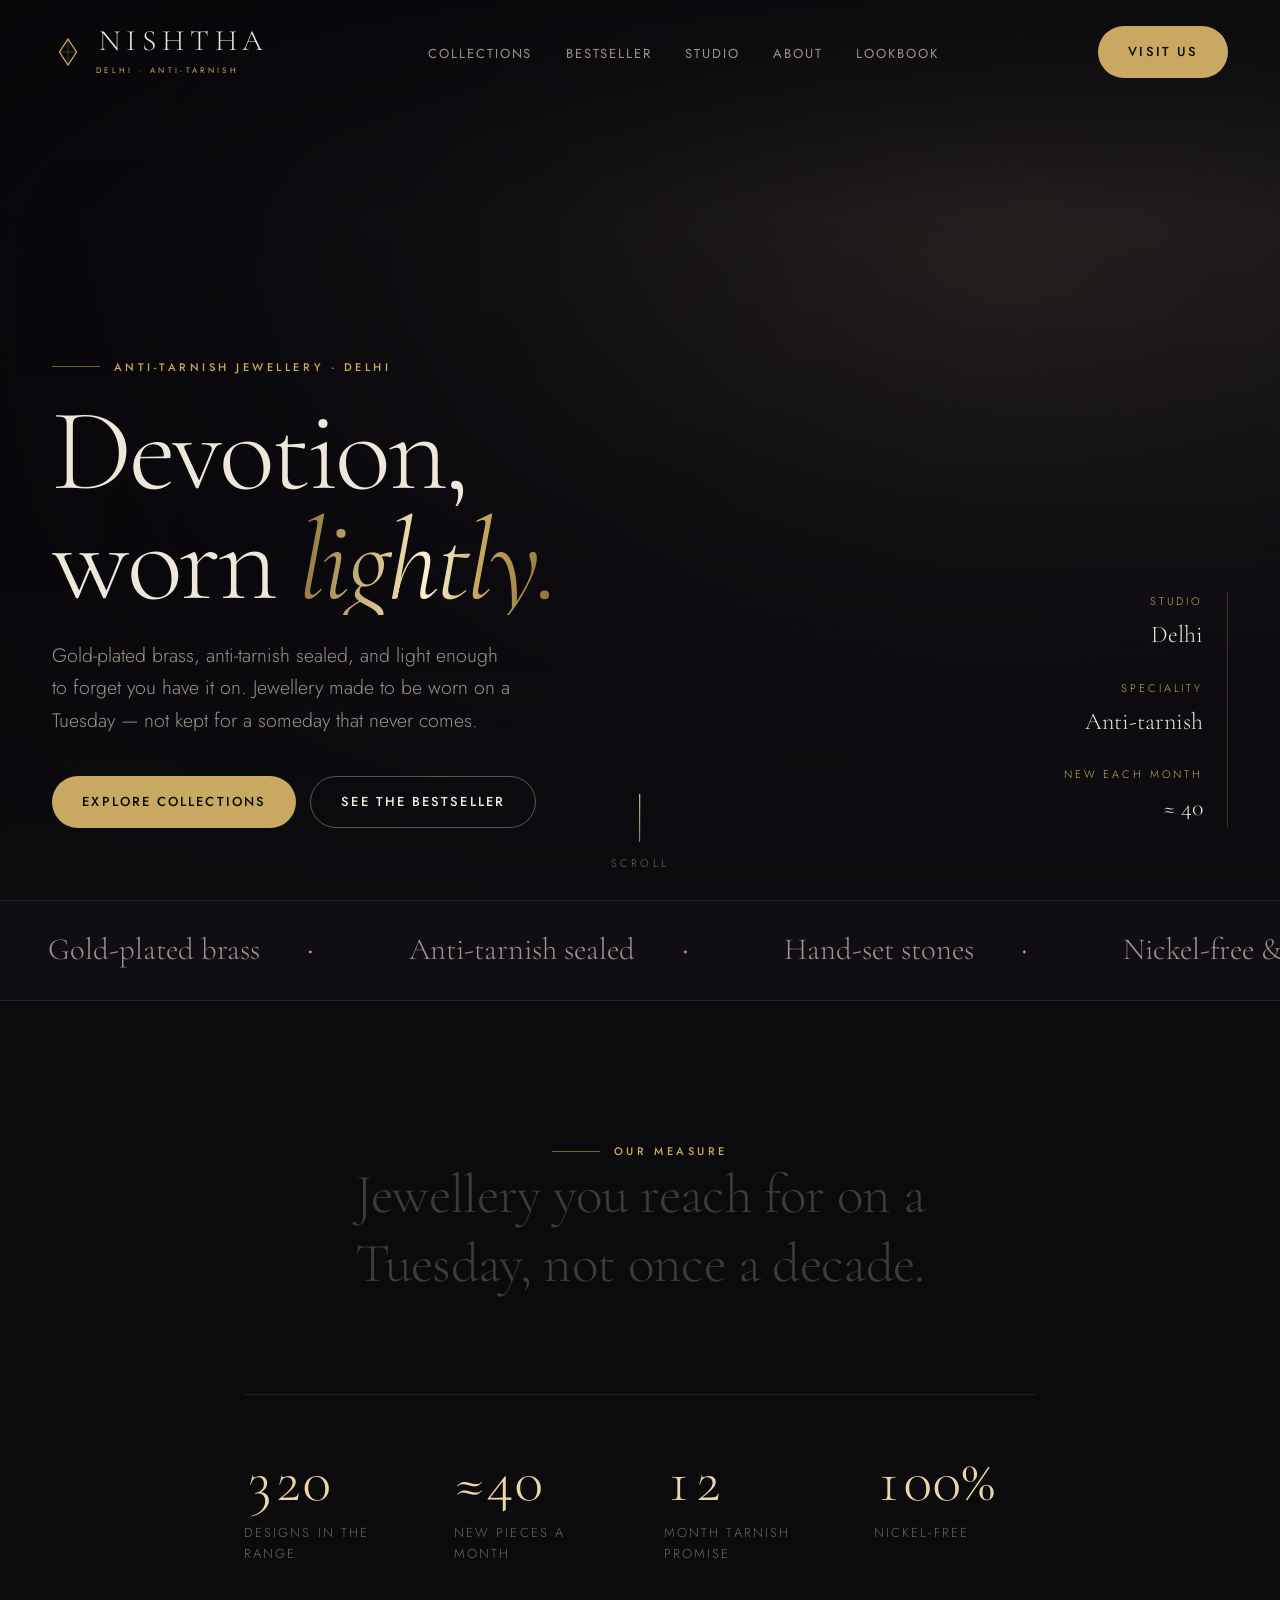
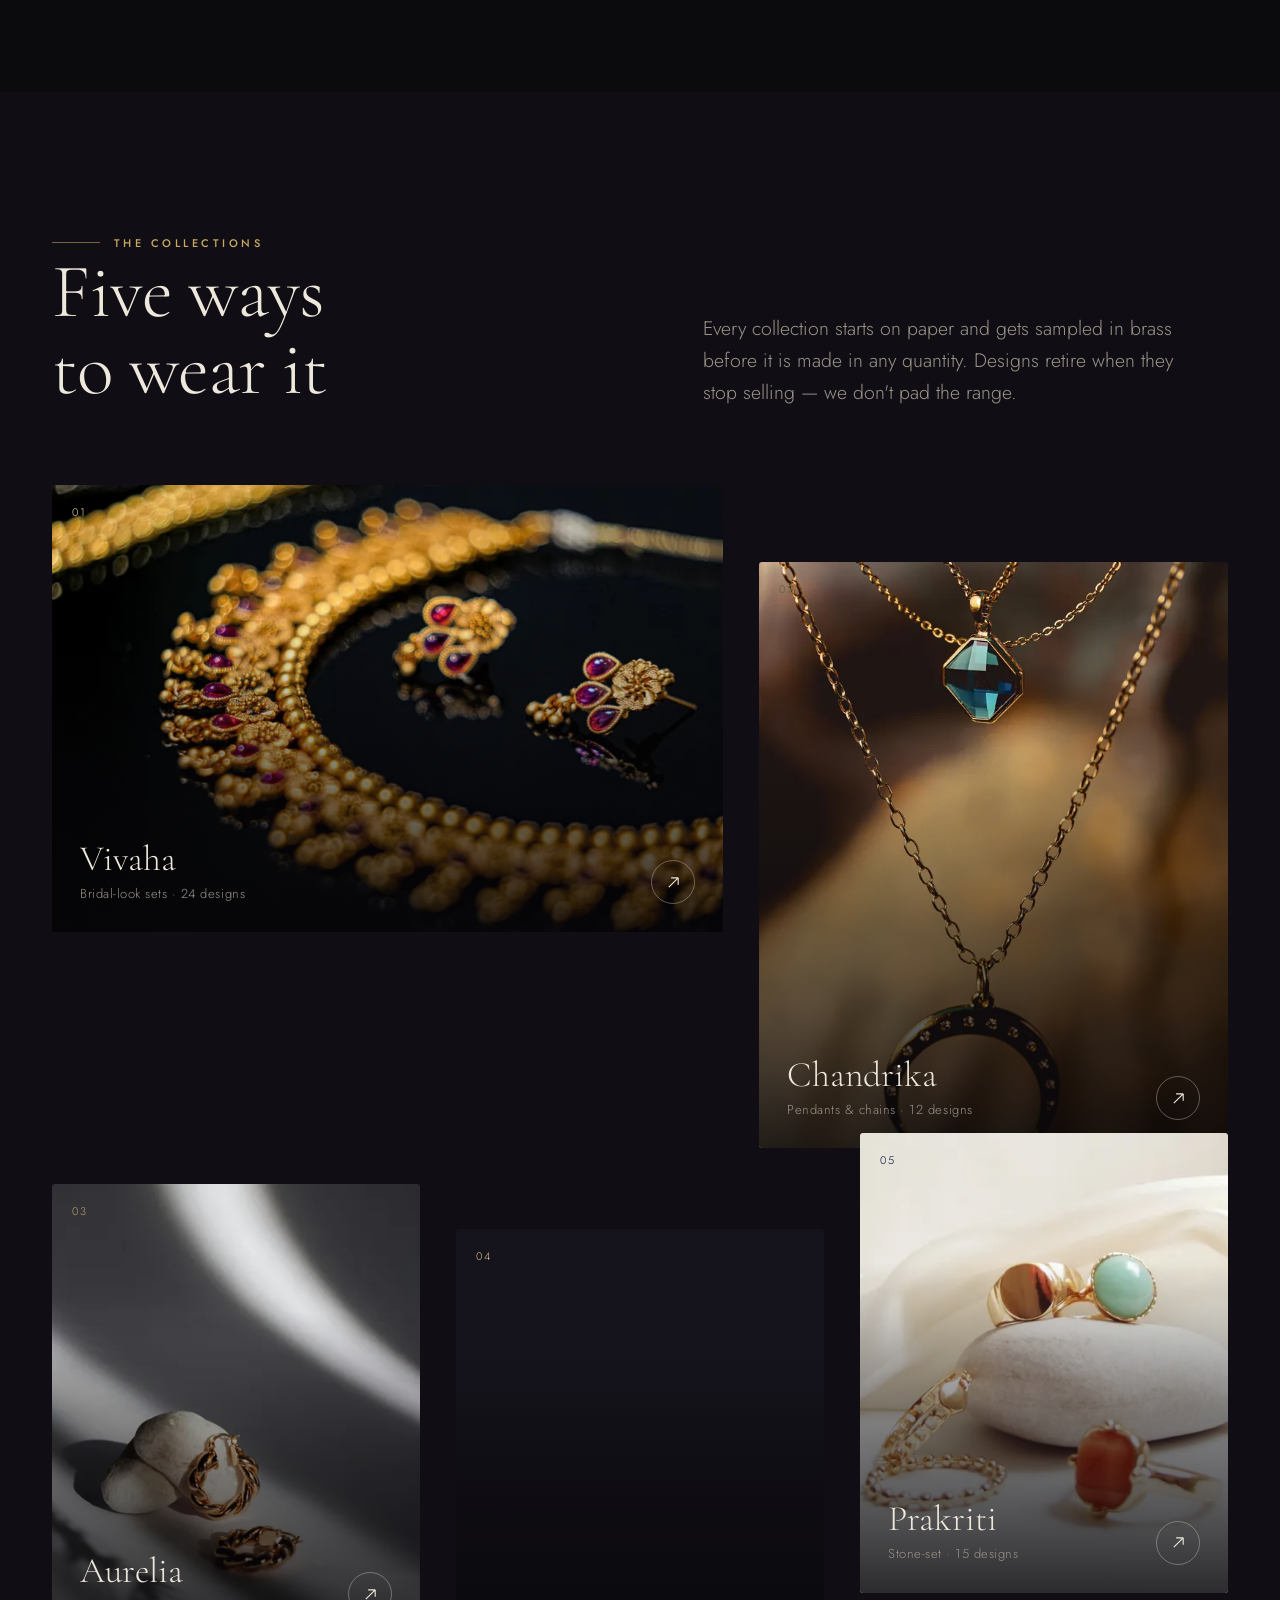
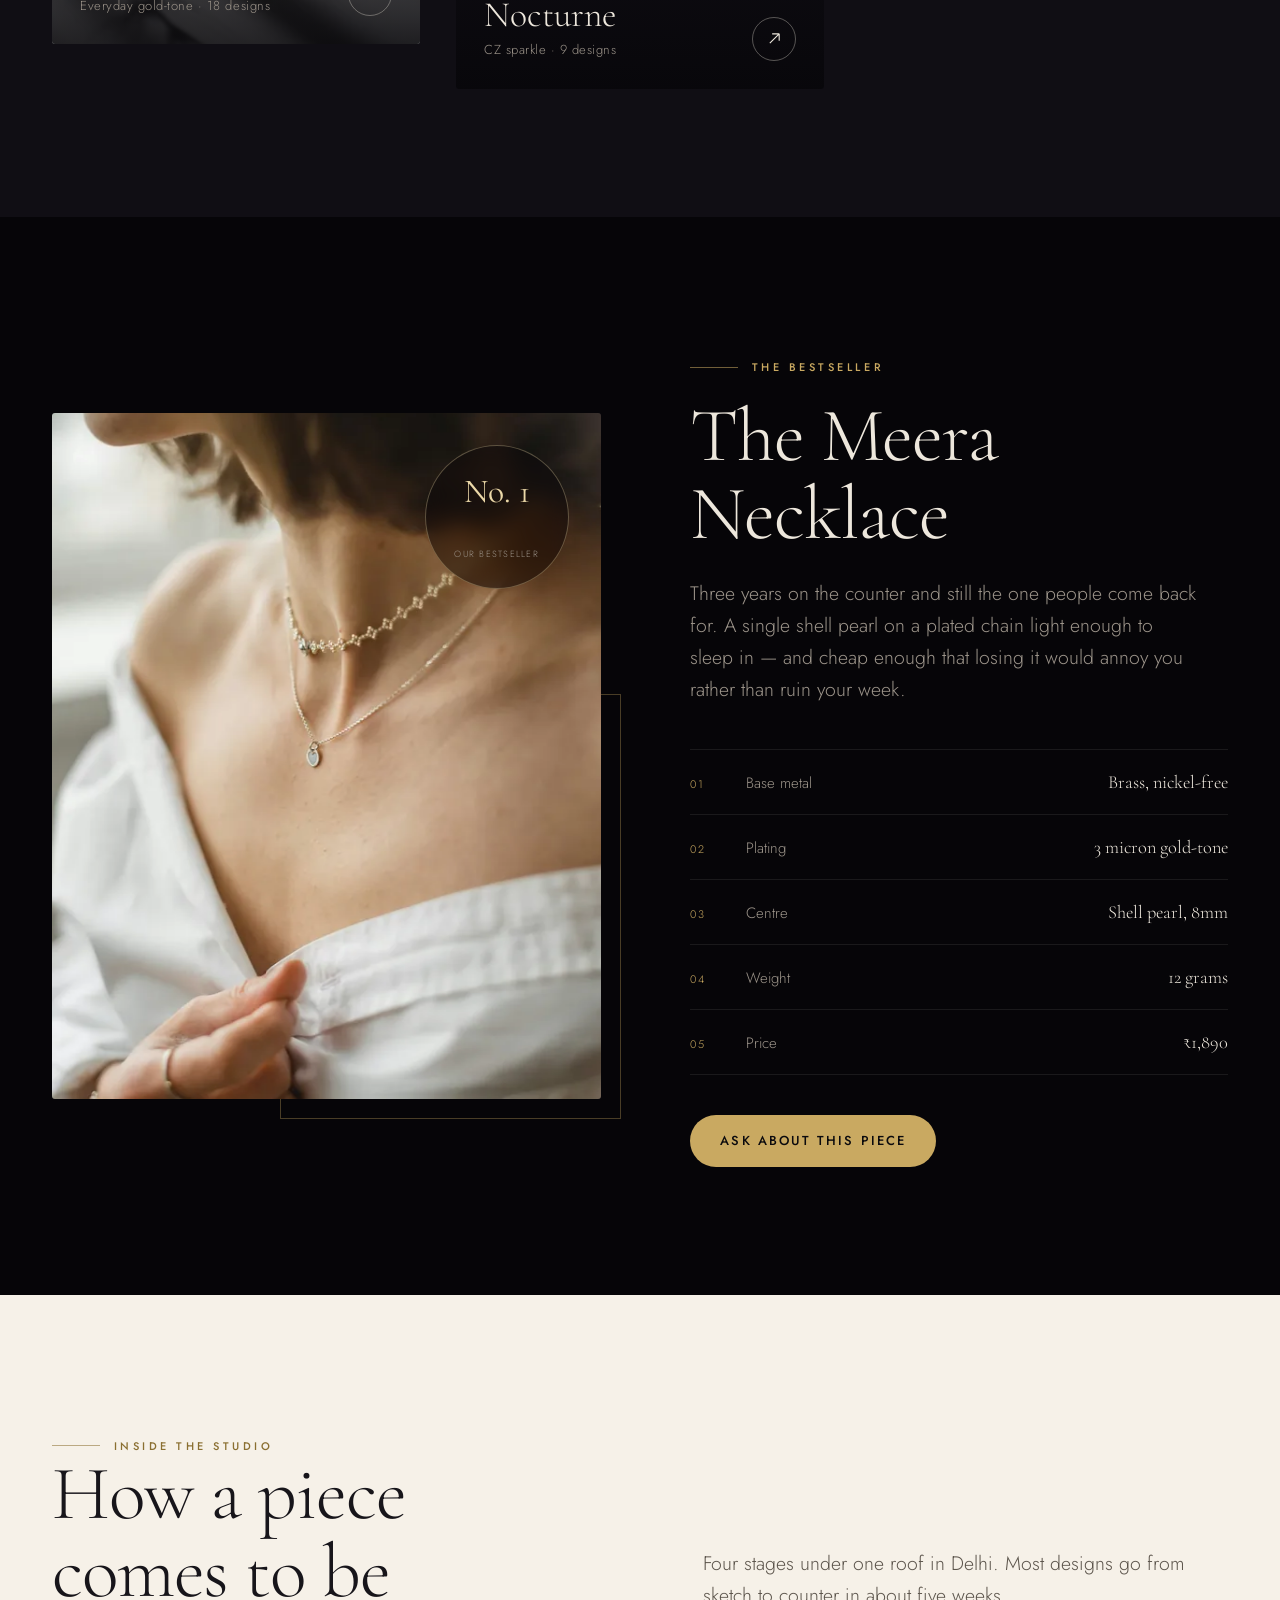
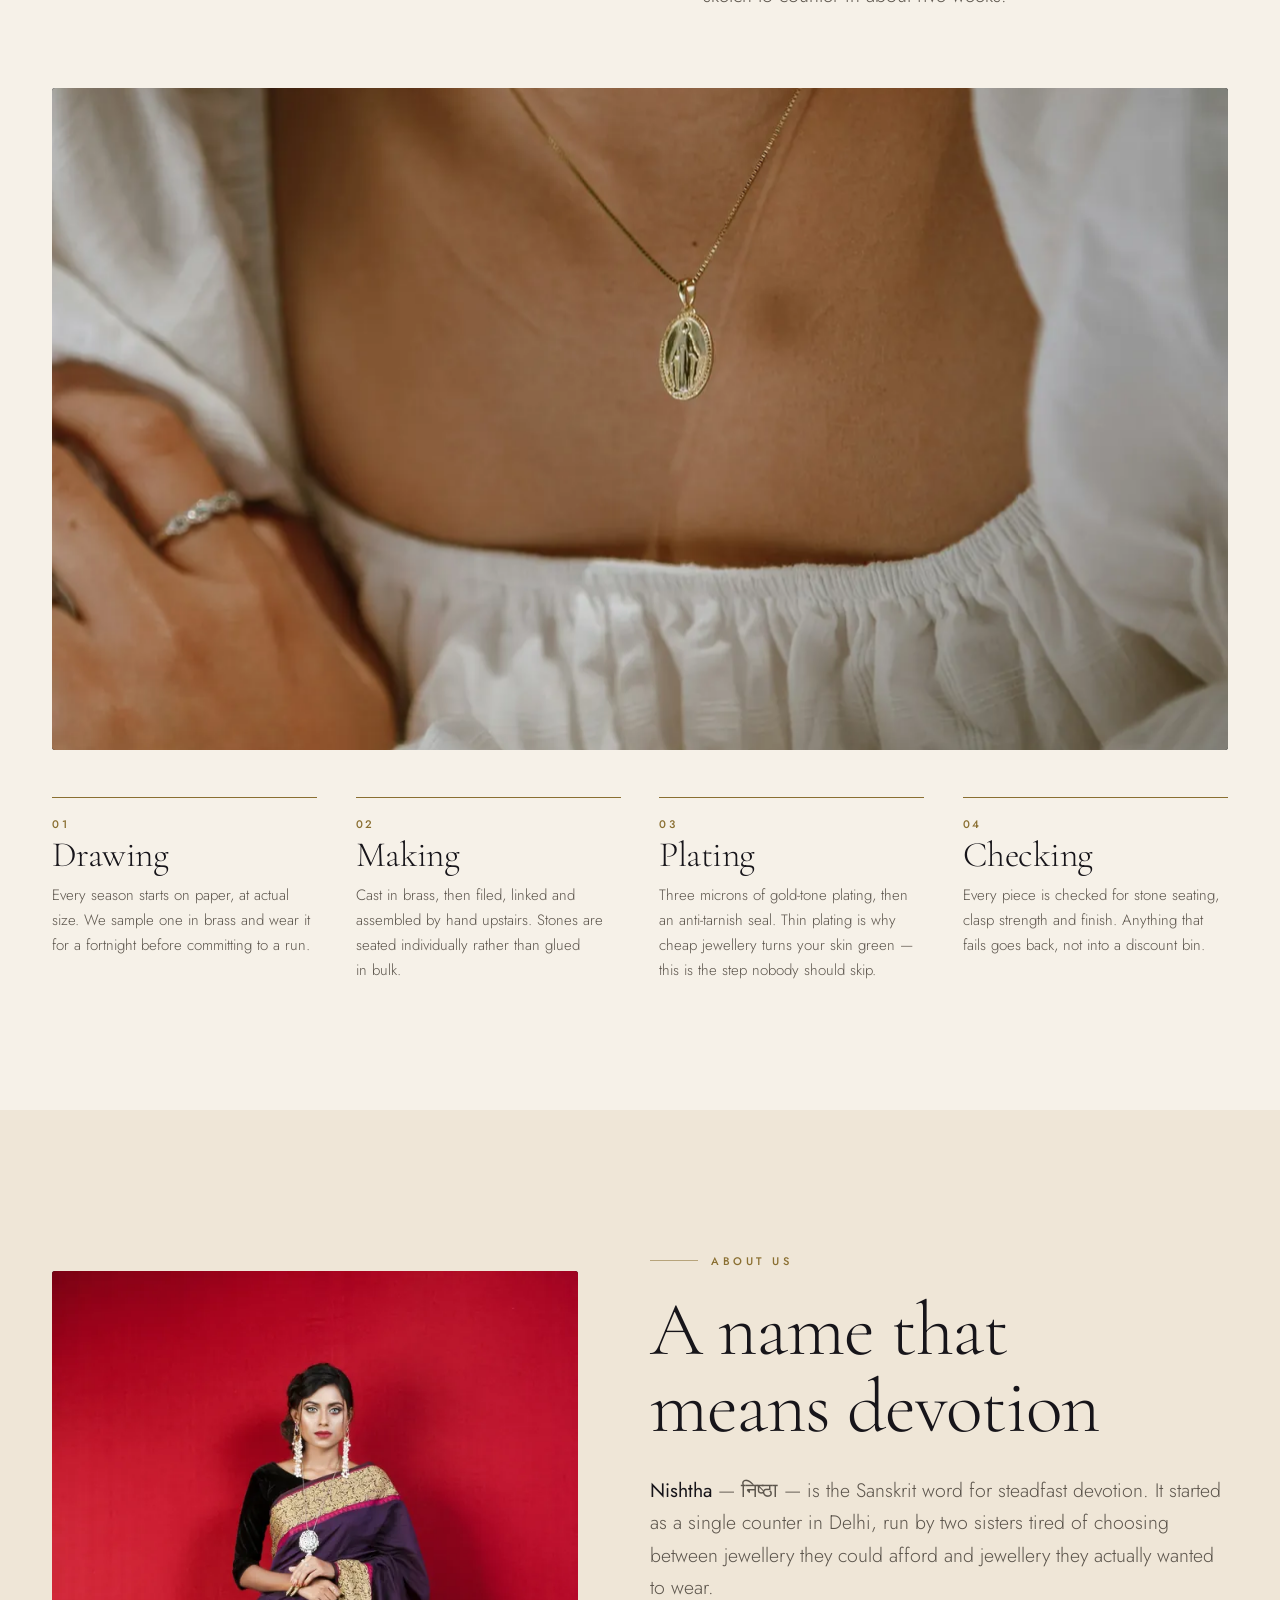
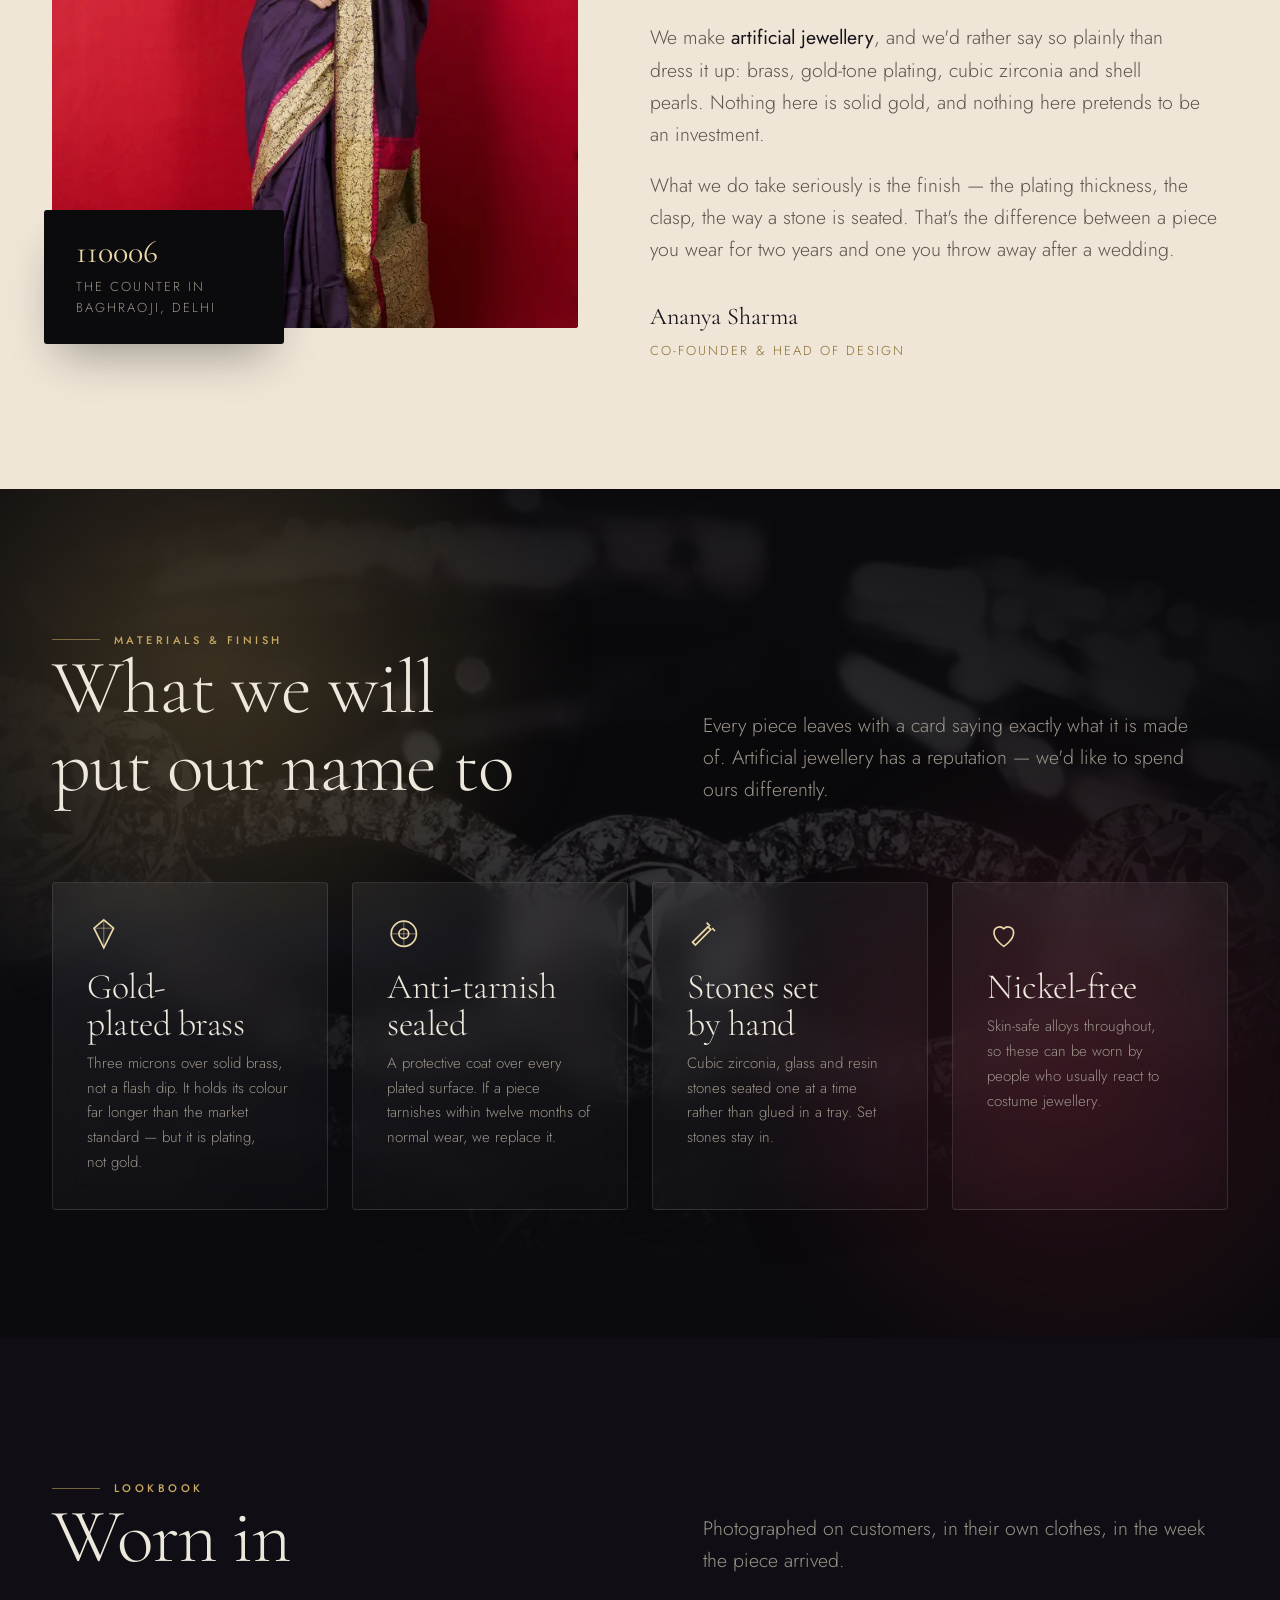
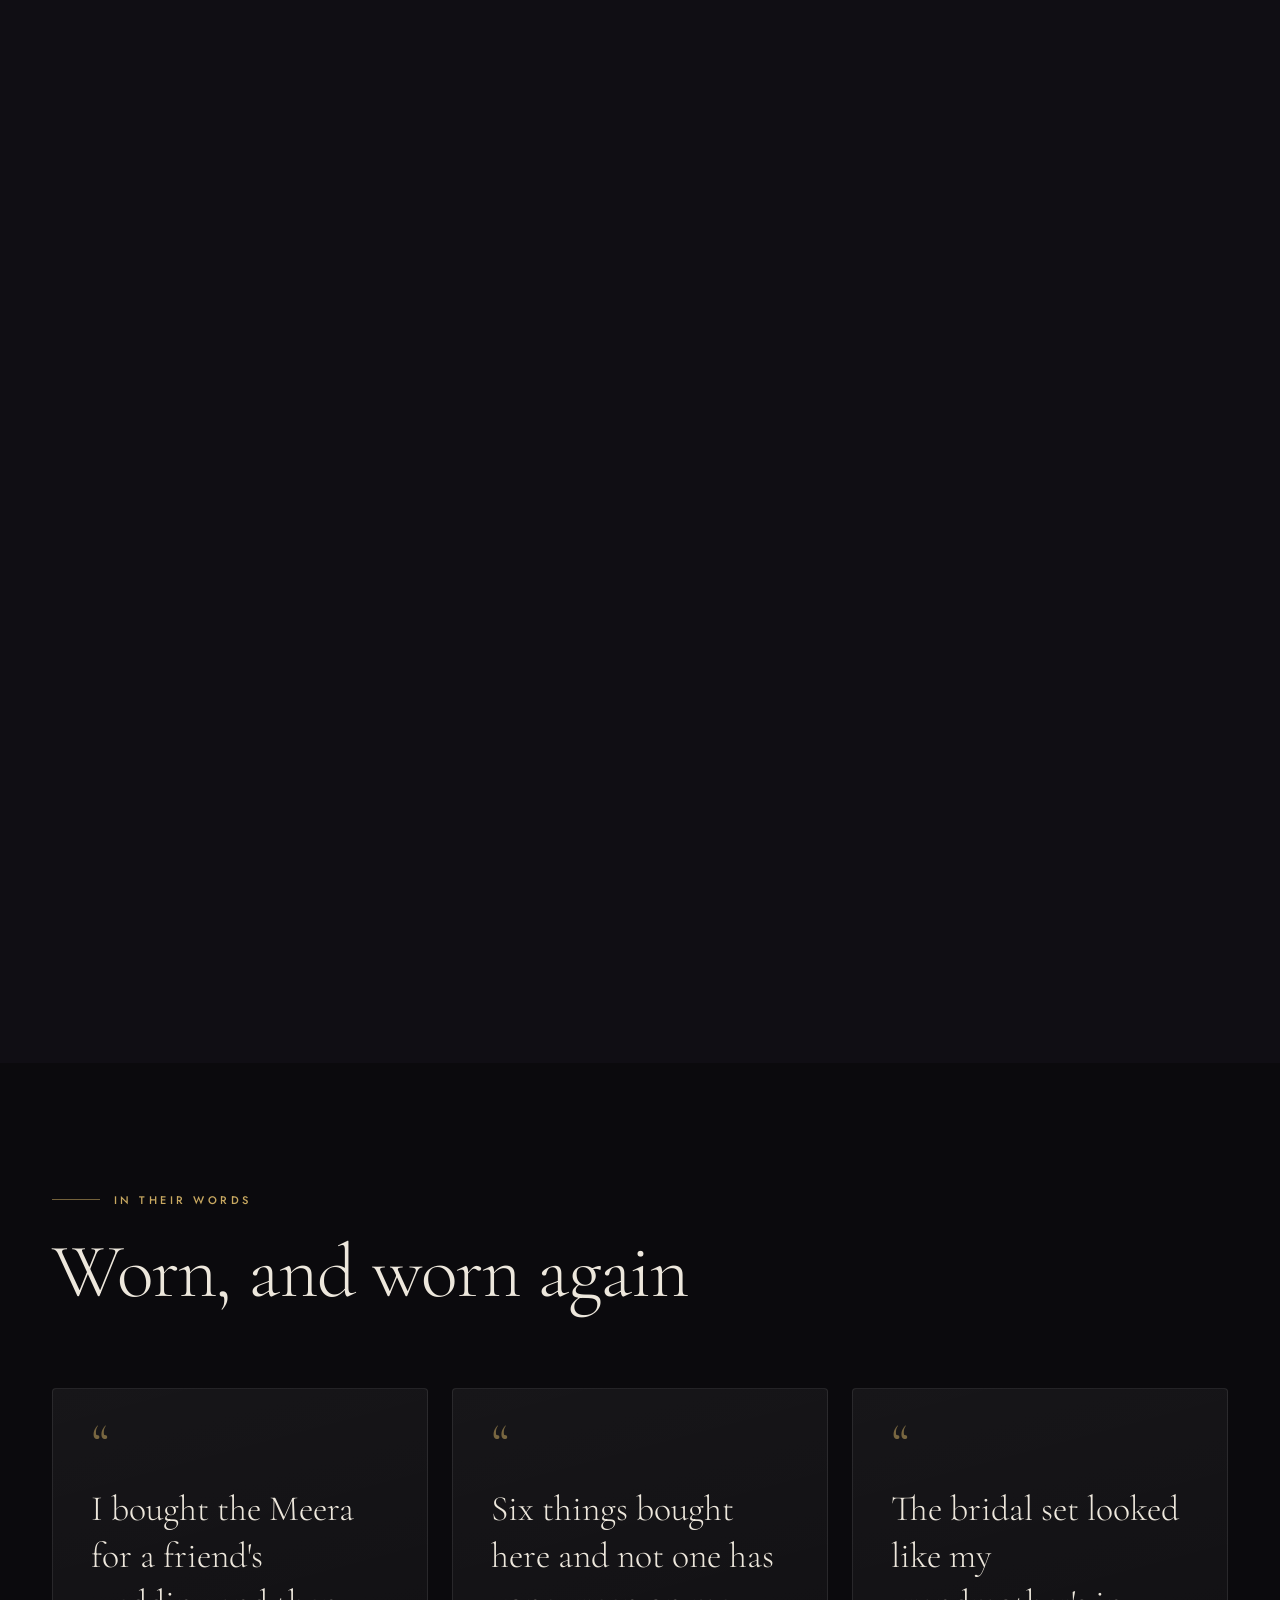
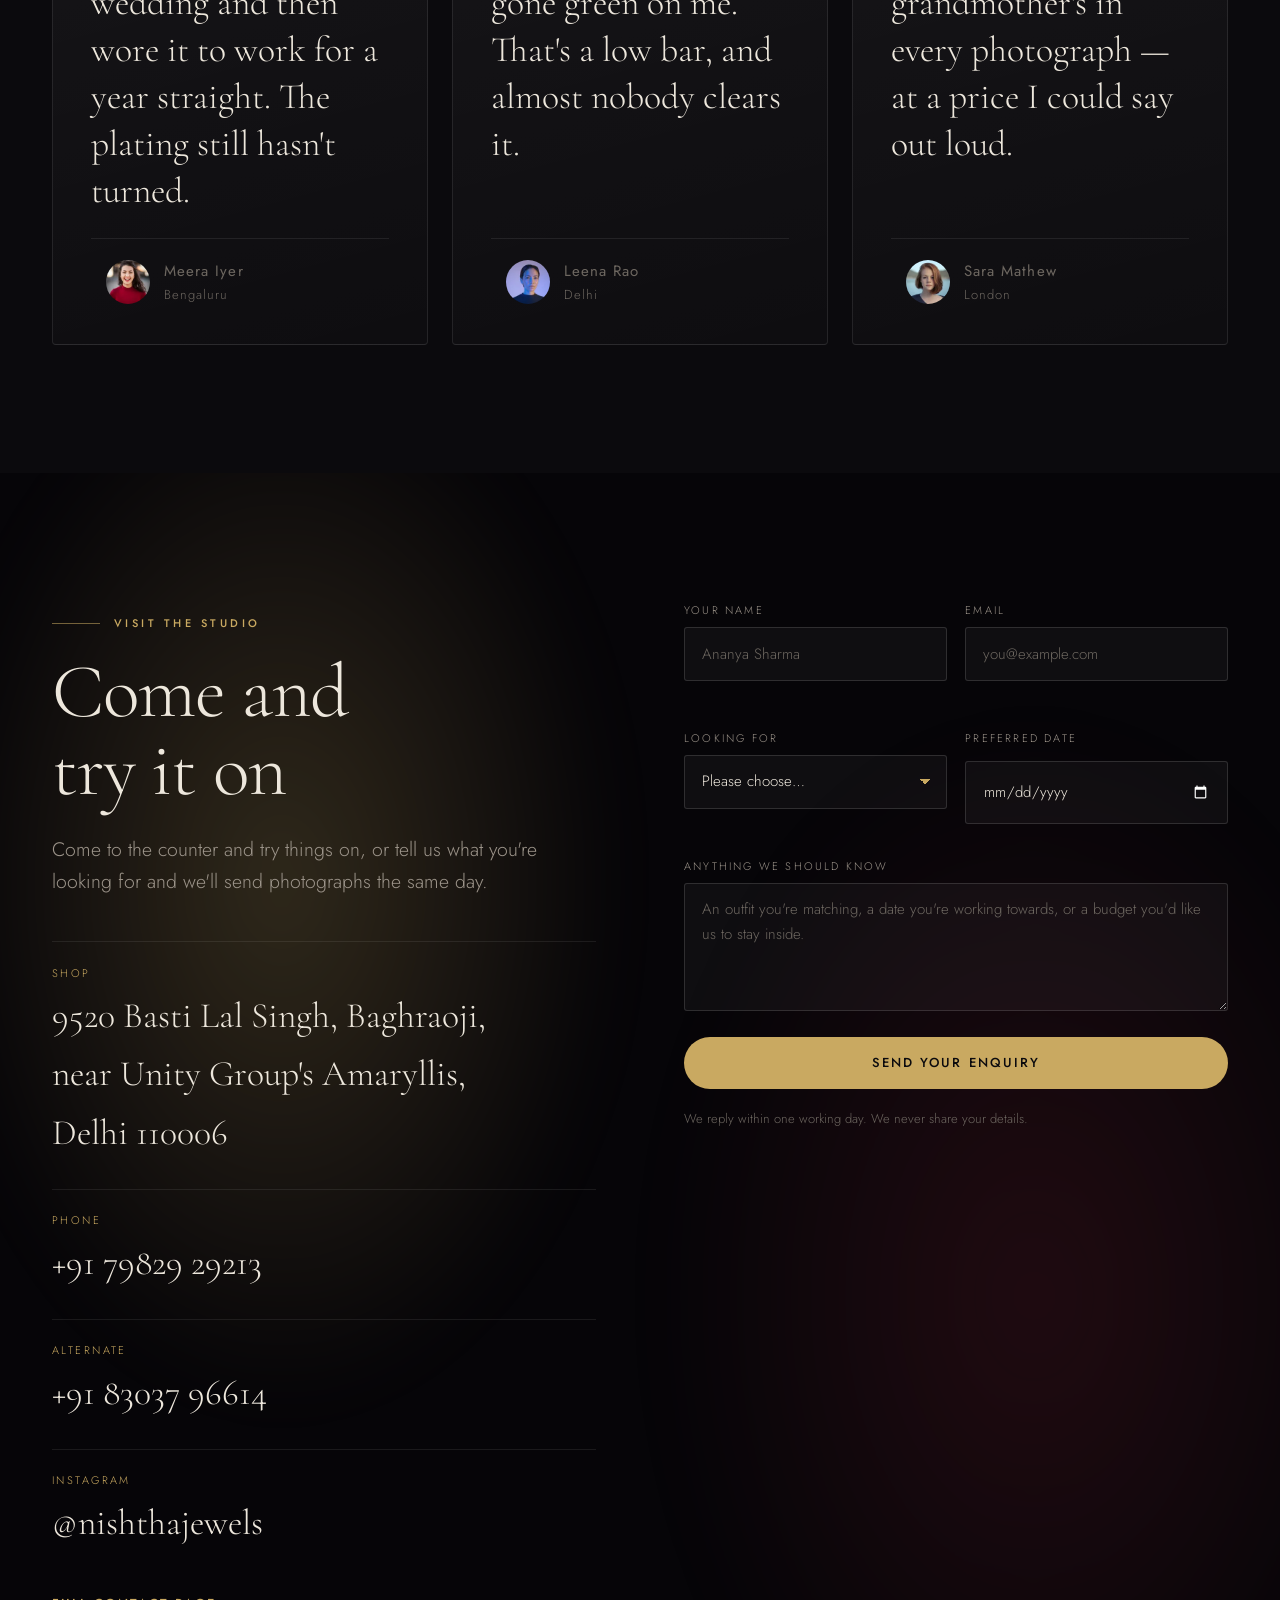
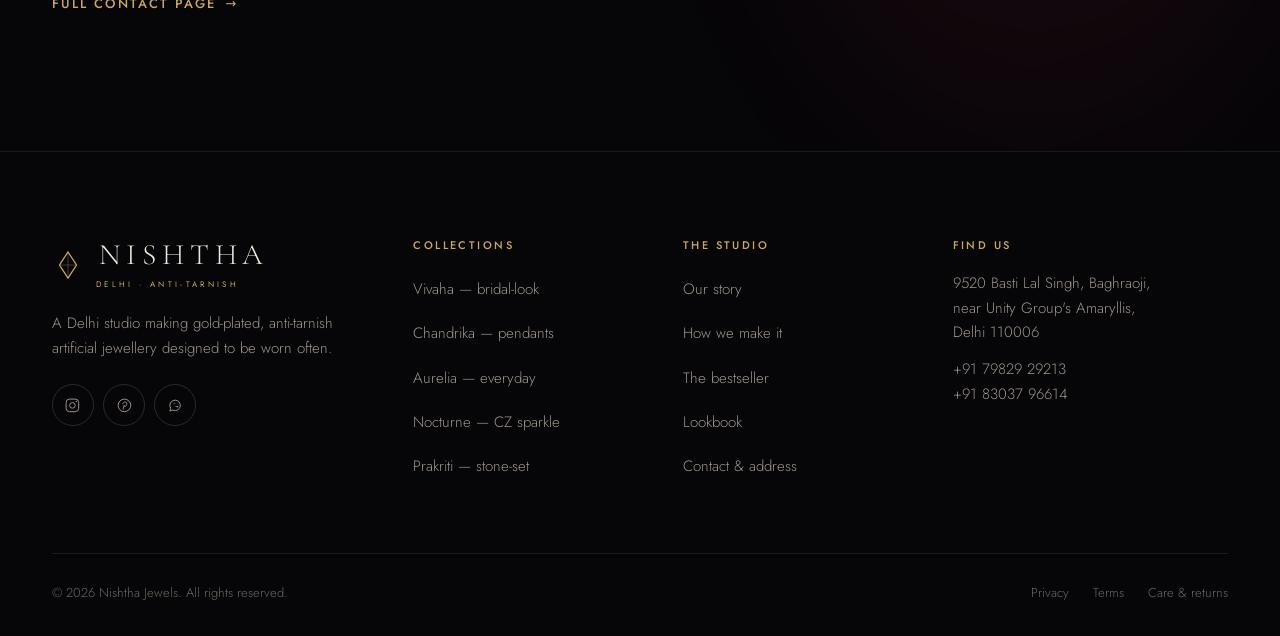
<file: index.html>
<!DOCTYPE html>
<html lang="en">
<head>
<meta charset="utf-8">
<meta name="viewport" content="width=device-width, initial-scale=1, viewport-fit=cover">
<title>Nishtha Jewels — Anti-Tarnish Artificial Jewellery, Delhi</title>
<meta name="description" content="Nishtha Jewels makes gold-plated, anti-tarnish artificial jewellery in Delhi — bridal-look sets, everyday chains and hand-set CZ pieces. Visit us at Baghraoji, Delhi 110006 or call 7982929213.">
<meta name="theme-color" content="#0B0A0D">
<meta name="color-scheme" content="dark">

<meta property="og:type" content="website">
<meta property="og:title" content="Nishtha Jewels — Anti-Tarnish Artificial Jewellery, Delhi">
<meta property="og:description" content="Devotion, worn lightly. Gold-plated, anti-tarnish, nickel-free jewellery in Delhi.">
<meta property="og:image" content="https://www.nishthajewels.com/assets/img/hero-wide-1600.jpg">
<meta property="og:url" content="https://www.nishthajewels.com/">
<link rel="canonical" href="https://www.nishthajewels.com/">
<meta name="twitter:card" content="summary_large_image">

<link rel="icon" href="data:image/svg+xml,%3Csvg xmlns='http://www.w3.org/2000/svg' viewBox='0 0 32 32'%3E%3Crect width='32' height='32' fill='%230B0A0D'/%3E%3Cpath d='M16 5l7 11-7 11-7-11z' fill='none' stroke='%23C9A961' stroke-width='1.6'/%3E%3C/svg%3E">

<link rel="preconnect" href="https://fonts.googleapis.com">
<link rel="preconnect" href="https://fonts.gstatic.com" crossorigin>
<link rel="stylesheet" href="https://fonts.googleapis.com/css2?family=Cormorant+Garamond:ital,wght@0,300;0,400;0,500;1,300;1,400&family=Jost:wght@300;400;500&display=swap">

<!-- Art-directed hero preload: wide crop on desktop, portrait crop on phones -->
<link rel="preload" as="image" href="assets/img/hero-wide-1500.webp" type="image/webp" media="(min-width: 64rem)" fetchpriority="high">
<link rel="preload" as="image" href="assets/img/hero-portrait-900.webp" type="image/webp" media="(max-width: 63.999rem)" fetchpriority="high">

<link rel="stylesheet" href="assets/css/lqip.css">
<link rel="stylesheet" href="assets/css/styles.css">
</head>

<body>
<a class="skip-link" href="#main">Skip to content</a>

<!-- ============================ HEADER ============================ -->
<header class="header" id="header">
  <div class="shell">
    <nav class="nav" aria-label="Primary">
      <a class="brand" href="#top" aria-label="Nishtha — home">
        <span class="brand__mark" aria-hidden="true">
          <svg viewBox="0 0 32 32" fill="none">
            <path d="M16 3l8.5 13L16 29 7.5 16z" stroke="currentColor" stroke-width="1.3"/>
            <path d="M7.5 16h17M16 3v26" stroke="currentColor" stroke-width="0.6" opacity=".55"/>
          </svg>
        </span>
        <span>
          <span class="brand__word">Nishtha</span>
          <span class="brand__sub">Delhi · Anti-tarnish</span>
        </span>
      </a>

      <ul class="nav__list" id="nav-list">
        <li><a class="nav__link" href="#collections">Collections</a></li>
        <li><a class="nav__link" href="#bestseller">Bestseller</a></li>
        <li><a class="nav__link" href="#studio">Studio</a></li>
        <li><a class="nav__link" href="#house">About</a></li>
        <li><a class="nav__link" href="#lookbook">Lookbook</a></li>
      </ul>

      <a class="btn nav__cta" data-magnetic href="contact.html"><span>Visit us</span></a>

      <button class="burger" id="burger" type="button"
              aria-label="Open menu" aria-expanded="false" aria-controls="drawer">
        <span class="burger__box" aria-hidden="true"><i></i><i></i><i></i></span>
      </button>
    </nav>
  </div>
</header>

<!-- Mobile drawer -->
<div class="drawer" id="drawer" role="dialog" aria-modal="true" aria-label="Menu" inert>
  <span class="drawer__glow" aria-hidden="true"></span>
  <div></div>
  <ul class="drawer__list">
    <li><a href="#collections" style="--i:0"><span class="num">01</span>Collections</a></li>
    <li><a href="#bestseller"  style="--i:1"><span class="num">02</span>Bestseller</a></li>
    <li><a href="#studio"      style="--i:2"><span class="num">03</span>Studio</a></li>
    <li><a href="#house"       style="--i:3"><span class="num">04</span>About</a></li>
    <li><a href="#lookbook"    style="--i:4"><span class="num">05</span>Lookbook</a></li>
    <li><a href="contact.html" style="--i:5"><span class="num">06</span>Contact</a></li>
  </ul>
  <div class="drawer__foot">
    <a class="btn" href="tel:+917982929213"><span>Call 79829 29213</span></a>
    <p class="drawer__meta">
      <span>Baghraoji, Delhi 110006</span>
      <a href="https://instagram.com/nishthajewels" target="_blank" rel="noopener">@nishthajewels</a>
    </p>
  </div>
</div>

<main id="main">
<span id="top"></span>

<!-- ============================ HERO ============================ -->
<section class="hero" aria-labelledby="hero-title">
  <div class="hero__bg" aria-hidden="true">
    <div class="media lq-hero-portrait kb">
      <picture>
        <source media="(min-width: 64rem)" type="image/webp"
                srcset="assets/img/hero-wide-1100.webp 1100w,
                        assets/img/hero-wide-1500.webp 1500w,
                        assets/img/hero-wide-1900.webp 1900w,
                        assets/img/hero-wide-2400.webp 2400w" sizes="100vw">
        <source type="image/webp"
                srcset="assets/img/hero-portrait-640.webp 640w,
                        assets/img/hero-portrait-900.webp 900w,
                        assets/img/hero-portrait-1280.webp 1280w" sizes="100vw">
        <img src="assets/img/hero-wide-1600.jpg" alt="" width="1600" height="900"
             fetchpriority="high" decoding="async">
      </picture>
    </div>
  </div>
  <div class="hero__scrim" aria-hidden="true"></div>
  <div class="hero__grain" aria-hidden="true"></div>

  <div class="shell">
    <div class="hero__inner" data-hero-drift>
      <div>
        <p class="eyebrow" data-reveal="fade" style="--i:0">Anti-tarnish jewellery · Delhi</p>

        <h1 class="hero__title" id="hero-title" data-lit>
          <span class="reveal-line"><span class="reveal-word" style="--w:0">Devotion,</span></span>
          <span class="reveal-line"><span class="reveal-word" style="--w:1">worn</span> <em class="reveal-word" style="--w:2">lightly.</em></span>
        </h1>

        <p class="hero__lede" data-reveal="fade" style="--i:5">
          Gold-plated brass, anti-tarnish sealed, and light enough to forget you
          have it on. Jewellery made to be worn on a Tuesday — not kept for a someday
          that never comes.
        </p>

        <div class="hero__actions" data-reveal="fade" style="--i:6">
          <a class="btn" data-magnetic href="#collections"><span>Explore collections</span></a>
          <a class="btn btn--ghost" data-magnetic href="#bestseller"><span>See the bestseller</span></a>
        </div>
      </div>

      <aside class="hero__aside" data-reveal="right" style="--i:7">
        <dl>
          <div><dt>Studio</dt><dd>Delhi</dd></div>
          <div><dt>Speciality</dt><dd>Anti-tarnish</dd></div>
          <div><dt>New each month</dt><dd>≈ 40</dd></div>
        </dl>
      </aside>
    </div>
  </div>

  <div class="hero__scroll" aria-hidden="true"><i></i><span>Scroll</span></div>
</section>

<!-- ============================ MARQUEE ============================ -->
<div class="marquee" aria-hidden="true">
  <div class="marquee__track">
    <div class="marquee__group">
      <p class="marquee__item">Gold-plated brass <span>◆</span></p>
      <p class="marquee__item">Anti-tarnish sealed <span>◆</span></p>
      <p class="marquee__item">Hand-set stones <span>◆</span></p>
      <p class="marquee__item">Nickel-free &amp; skin-safe <span>◆</span></p>
      <p class="marquee__item">Light enough for all day <span>◆</span></p>
    </div>
    <div class="marquee__group">
      <p class="marquee__item">Gold-plated brass <span>◆</span></p>
      <p class="marquee__item">Anti-tarnish sealed <span>◆</span></p>
      <p class="marquee__item">Hand-set stones <span>◆</span></p>
      <p class="marquee__item">Nickel-free &amp; skin-safe <span>◆</span></p>
      <p class="marquee__item">Light enough for all day <span>◆</span></p>
    </div>
  </div>
</div>

<!-- ============================ MANIFESTO ============================ -->
<section class="section manifesto" aria-labelledby="manifesto-title">
  <div class="shell shell--narrow">
    <p class="eyebrow" data-reveal="fade" style="justify-content:center">Our measure</p>
    <h2 class="manifesto__text" id="manifesto-title" data-illuminate>
      <span class="w">Jewellery</span> <span class="w">you</span> <span class="w">reach</span>
      <span class="w">for</span> <span class="w">on</span> <span class="w gold">a</span>
      <span class="w gold">Tuesday,</span> <span class="w">not</span> <span class="w">once</span>
      <span class="w">a</span> <span class="w gold">decade.</span>
    </h2>

    <dl class="stats">
      <div class="stat" data-reveal style="--i:0">
        <dd class="stat__n" data-count="320">0</dd><dt class="stat__l">Designs in the range</dt>
      </div>
      <div class="stat" data-reveal style="--i:1">
        <dd class="stat__n" data-count="40" data-prefix="≈">0</dd><dt class="stat__l">New pieces a month</dt>
      </div>
      <div class="stat" data-reveal style="--i:2">
        <dd class="stat__n" data-count="12">0</dd><dt class="stat__l">Month tarnish promise</dt>
      </div>
      <div class="stat" data-reveal style="--i:3">
        <dd class="stat__n" data-count="100" data-suffix="%">0</dd><dt class="stat__l">Nickel-free</dt>
      </div>
    </dl>
  </div>
</section>

<!-- ============================ COLLECTIONS ============================ -->
<section class="section collections" id="collections" aria-labelledby="coll-title">
  <div class="shell">
    <header class="sec-head sec-head--split">
      <div>
        <p class="eyebrow" data-reveal="fade">The collections</p>
        <h2 class="sec-head__title" id="coll-title" data-reveal style="--i:1">Five ways<br>to wear it</h2>
      </div>
      <p class="sec-head__lede" data-reveal style="--i:2">
        Every collection starts on paper and gets sampled in brass before it is made
        in any quantity. Designs retire when they stop selling — we don't pad the range.
      </p>
    </header>

    <div class="coll-grid">
      <a class="coll" href="#visit" data-reveal="scale" style="--i:0">
        <div class="coll__media media r-3-2 lq-bridal-wide">
          <picture>
            <source type="image/webp" srcset="assets/img/bridal-wide-640.webp 640w, assets/img/bridal-wide-900.webp 900w, assets/img/bridal-wide-1400.webp 1400w, assets/img/bridal-wide-1900.webp 1900w"
                    sizes="(min-width: 68rem) 56vw, (min-width: 46rem) 50vw, 100vw">
            <img src="assets/img/bridal-wide-1200.jpg" alt="Vivaha bridal-look collar in gold-plated brass, set with red stones and faux pearls" width="1200" height="800" loading="lazy" decoding="async">
          </picture>
          <span class="coll__frame" aria-hidden="true"></span>
          <span class="coll__idx">01</span>
          <span class="coll__cap">
            <span>
              <span class="coll__name">Vivaha</span>
              <span class="coll__meta">Bridal-look sets · 24 designs</span>
            </span>
            <span class="coll__go" aria-hidden="true">
              <svg width="15" height="15" viewBox="0 0 16 16" fill="none"><path d="M3 13L13 3M13 3H5.5M13 3v7.5" stroke="currentColor" stroke-width="1.2"/></svg>
            </span>
          </span>
        </div>
      </a>

      <a class="coll" href="#visit" data-reveal="scale" style="--i:1">
        <div class="coll__media media r-portrait lq-crescent">
          <picture>
            <source type="image/webp" srcset="assets/img/crescent-420.webp 420w, assets/img/crescent-640.webp 640w, assets/img/crescent-900.webp 900w, assets/img/crescent-1280.webp 1280w"
                    sizes="(min-width: 68rem) 40vw, (min-width: 46rem) 50vw, 100vw">
            <img src="assets/img/crescent-820.jpg" alt="Chandrika crescent pendant on a gold-plated chain" width="820" height="1025" loading="lazy" decoding="async">
          </picture>
          <span class="coll__frame" aria-hidden="true"></span>
          <span class="coll__idx">02</span>
          <span class="coll__cap">
            <span>
              <span class="coll__name">Chandrika</span>
              <span class="coll__meta">Pendants &amp; chains · 12 designs</span>
            </span>
            <span class="coll__go" aria-hidden="true">
              <svg width="15" height="15" viewBox="0 0 16 16" fill="none"><path d="M3 13L13 3M13 3H5.5M13 3v7.5" stroke="currentColor" stroke-width="1.2"/></svg>
            </span>
          </span>
        </div>
      </a>

      <a class="coll" href="#visit" data-reveal="scale" style="--i:0">
        <div class="coll__media media r-portrait lq-rings-drape">
          <picture>
            <source type="image/webp" srcset="assets/img/rings-drape-420.webp 420w, assets/img/rings-drape-640.webp 640w, assets/img/rings-drape-900.webp 900w"
                    sizes="(min-width: 68rem) 31vw, (min-width: 46rem) 50vw, 100vw">
            <img src="assets/img/rings-drape-820.jpg" alt="Aurelia gold-tone signet and band rings resting on grey silk" width="820" height="1025" loading="lazy" decoding="async">
          </picture>
          <span class="coll__frame" aria-hidden="true"></span>
          <span class="coll__idx">03</span>
          <span class="coll__cap">
            <span>
              <span class="coll__name">Aurelia</span>
              <span class="coll__meta">Everyday gold-tone · 18 designs</span>
            </span>
            <span class="coll__go" aria-hidden="true">
              <svg width="15" height="15" viewBox="0 0 16 16" fill="none"><path d="M3 13L13 3M13 3H5.5M13 3v7.5" stroke="currentColor" stroke-width="1.2"/></svg>
            </span>
          </span>
        </div>
      </a>

      <a class="coll" href="#visit" data-reveal="scale" style="--i:1">
        <div class="coll__media media r-portrait lq-bracelet-dark">
          <picture>
            <source type="image/webp" srcset="assets/img/bracelet-dark-420.webp 420w, assets/img/bracelet-dark-640.webp 640w, assets/img/bracelet-dark-900.webp 900w"
                    sizes="(min-width: 68rem) 31vw, (min-width: 46rem) 50vw, 100vw">
            <img src="assets/img/bracelet-dark-820.jpg" alt="Nocturne cubic zirconia line bracelet on black" width="820" height="1025" loading="lazy" decoding="async">
          </picture>
          <span class="coll__frame" aria-hidden="true"></span>
          <span class="coll__idx">04</span>
          <span class="coll__cap">
            <span>
              <span class="coll__name">Nocturne</span>
              <span class="coll__meta">CZ sparkle · 9 designs</span>
            </span>
            <span class="coll__go" aria-hidden="true">
              <svg width="15" height="15" viewBox="0 0 16 16" fill="none"><path d="M3 13L13 3M13 3H5.5M13 3v7.5" stroke="currentColor" stroke-width="1.2"/></svg>
            </span>
          </span>
        </div>
      </a>

      <a class="coll" href="#visit" data-reveal="scale" style="--i:2">
        <div class="coll__media media r-portrait lq-stone-silk">
          <picture>
            <source type="image/webp" srcset="assets/img/stone-silk-420.webp 420w, assets/img/stone-silk-640.webp 640w, assets/img/stone-silk-900.webp 900w"
                    sizes="(min-width: 68rem) 31vw, (min-width: 46rem) 50vw, 100vw">
            <img src="assets/img/stone-silk-820.jpg" alt="Prakriti stone-set rings in carnelian-look, turquoise-look and coral-look resin" width="820" height="1025" loading="lazy" decoding="async">
          </picture>
          <span class="coll__frame" aria-hidden="true"></span>
          <span class="coll__idx">05</span>
          <span class="coll__cap">
            <span>
              <span class="coll__name">Prakriti</span>
              <span class="coll__meta">Stone-set · 15 designs</span>
            </span>
            <span class="coll__go" aria-hidden="true">
              <svg width="15" height="15" viewBox="0 0 16 16" fill="none"><path d="M3 13L13 3M13 3H5.5M13 3v7.5" stroke="currentColor" stroke-width="1.2"/></svg>
            </span>
          </span>
        </div>
      </a>
    </div>
  </div>
</section>

<!-- ============================ BESTSELLER ============================ -->
<section class="section signature" id="bestseller" aria-labelledby="sig-title">
  <div class="shell">
    <div class="signature__grid">
      <figure class="signature__figure" data-reveal="left">
        <span class="signature__halo" aria-hidden="true"></span>
        <div class="media r-portrait lq-pearl-shirt" data-parallax data-speed="0.055">
          <picture>
            <source type="image/webp" srcset="assets/img/pearl-shirt-420.webp 420w, assets/img/pearl-shirt-640.webp 640w, assets/img/pearl-shirt-900.webp 900w, assets/img/pearl-shirt-1280.webp 1280w"
                    sizes="(min-width: 64rem) 48vw, 100vw">
            <img src="assets/img/pearl-shirt-820.jpg" alt="The Meera necklace worn at the collarbone — a fine gold-plated chain with a single shell-pearl drop" width="820" height="1025" loading="lazy" decoding="async">
          </picture>
          <div class="signature__badge">
            <b>No. 1</b><span>Our bestseller</span>
          </div>
        </div>
      </figure>

      <div data-reveal="right">
        <p class="eyebrow">The bestseller</p>
        <h2 class="sec-head__title" id="sig-title" style="margin-top:1.25rem">The Meera<br>Necklace</h2>
        <p class="sec-head__lede" style="margin-top:1.5rem">
          Three years on the counter and still the one people come back for. A single
          shell pearl on a plated chain light enough to sleep in — and cheap enough
          that losing it would annoy you rather than ruin your week.
        </p>

        <ul class="spec">
          <li><span class="k">01</span><span class="n">Base metal</span><span class="v">Brass, nickel-free</span></li>
          <li><span class="k">02</span><span class="n">Plating</span><span class="v">3 micron gold-tone</span></li>
          <li><span class="k">03</span><span class="n">Centre</span><span class="v">Shell pearl, 8mm</span></li>
          <li><span class="k">04</span><span class="n">Weight</span><span class="v">12 grams</span></li>
          <li><span class="k">05</span><span class="n">Price</span><span class="v">₹1,890</span></li>
        </ul>

        <div class="hero__actions">
          <a class="btn" data-magnetic href="#visit"><span>Ask about this piece</span></a>
        </div>
      </div>
    </div>
  </div>
</section>

<!-- ============================ STUDIO (light) ============================ -->
<section class="section section--light" id="studio" aria-labelledby="studio-title">
  <div class="shell">
    <header class="sec-head sec-head--split">
      <div>
        <p class="eyebrow" data-reveal="fade">Inside the studio</p>
        <h2 class="sec-head__title" id="studio-title" data-reveal style="--i:1">How a piece<br>comes to be</h2>
      </div>
      <p class="sec-head__lede" data-reveal style="--i:2">
        Four stages under one roof in Delhi. Most designs go from sketch to
        counter in about five weeks.
      </p>
    </header>

    <div class="media r-wide lq-editorial-white" data-reveal="scale" data-parallax data-speed="0.05" style="border-radius:3px">
      <picture>
        <source type="image/webp" srcset="assets/img/editorial-white-640.webp 640w, assets/img/editorial-white-900.webp 900w, assets/img/editorial-white-1280.webp 1280w"
                sizes="(min-width: 84rem) 78rem, 92vw">
        <img src="assets/img/editorial-white-820.jpg" alt="Layered Nishtha chains and stacked rings worn with white linen" width="820" height="1025" loading="lazy" decoding="async">
      </picture>
    </div>

    <ol class="steps studio__rail">
      <li class="step" data-step style="--i:0">
        <span class="step__n">01</span>
        <h3 class="step__t">Drawing</h3>
        <p class="step__d">Every season starts on paper, at actual size. We sample one in brass and wear it for a fortnight before committing to a run.</p>
      </li>
      <li class="step" data-step style="--i:1">
        <span class="step__n">02</span>
        <h3 class="step__t">Making</h3>
        <p class="step__d">Cast in brass, then filed, linked and assembled by hand upstairs. Stones are seated individually rather than glued in bulk.</p>
      </li>
      <li class="step" data-step style="--i:2">
        <span class="step__n">03</span>
        <h3 class="step__t">Plating</h3>
        <p class="step__d">Three microns of gold-tone plating, then an anti-tarnish seal. Thin plating is why cheap jewellery turns your skin green — this is the step nobody should skip.</p>
      </li>
      <li class="step" data-step style="--i:3">
        <span class="step__n">04</span>
        <h3 class="step__t">Checking</h3>
        <p class="step__d">Every piece is checked for stone seating, clasp strength and finish. Anything that fails goes back, not into a discount bin.</p>
      </li>
    </ol>
  </div>
</section>

<!-- ============================ ABOUT (cream) ============================ -->
<section class="section section--cream" id="house" aria-labelledby="her-title">
  <div class="shell">
    <div class="heritage__grid">
      <figure class="heritage__figure" data-reveal="left">
        <div class="media r-portrait lq-saree-red kb">
          <picture>
            <source type="image/webp" srcset="assets/img/saree-red-420.webp 420w, assets/img/saree-red-640.webp 640w, assets/img/saree-red-900.webp 900w, assets/img/saree-red-1280.webp 1280w"
                    sizes="(min-width: 64rem) 44vw, 100vw">
            <img src="assets/img/saree-red-820.jpg" alt="A customer wearing a Nishtha bridal-look set with a handwoven silk saree" width="820" height="1025" loading="lazy" decoding="async">
          </picture>
        </div>
        <figcaption class="heritage__stamp">
          <b>110006</b><span>The counter in Baghraoji, Delhi</span>
        </figcaption>
      </figure>

      <div data-reveal="right">
        <p class="eyebrow">About us</p>
        <h2 class="sec-head__title" id="her-title" style="margin:1.25rem 0 1.75rem">A name that<br>means devotion</h2>
        <div class="prose">
          <p><strong>Nishtha</strong> — निष्ठा — is the Sanskrit word for steadfast devotion. It started as a single counter in Delhi, run by two sisters tired of choosing between jewellery they could afford and jewellery they actually wanted to wear.</p>
          <p>We make <strong>artificial jewellery</strong>, and we'd rather say so plainly than dress it up: brass, gold-tone plating, cubic zirconia and shell pearls. Nothing here is solid gold, and nothing here pretends to be an investment.</p>
          <p>What we do take seriously is the finish — the plating thickness, the clasp, the way a stone is seated. That's the difference between a piece you wear for two years and one you throw away after a wedding.</p>
        </div>
        <p class="signoff"><b>Ananya Sharma</b><span>Co-founder &amp; head of design</span></p>
      </div>
    </div>
  </div>
</section>

<!-- ============================ MATERIALS ============================ -->
<section class="section materials" aria-labelledby="mat-title">
  <!-- CSS backgrounds are never lazy-loaded, so this decorative layer is
       attached on approach instead. Without JS the LQIP blur stands in. -->
  <div class="materials__tex lq-bracelet-dark" aria-hidden="true"
       data-bg="assets/img/bracelet-dark-900.webp"></div>
  <div class="materials__aurora" aria-hidden="true"></div>

  <div class="shell">
    <header class="sec-head sec-head--split">
      <div>
        <p class="eyebrow" data-reveal="fade">Materials &amp; finish</p>
        <h2 class="sec-head__title" id="mat-title" data-reveal style="--i:1">What we will<br>put our name to</h2>
      </div>
      <p class="sec-head__lede" data-reveal style="--i:2">
        Every piece leaves with a card saying exactly what it is made of. Artificial
        jewellery has a reputation — we'd like to spend ours differently.
      </p>
    </header>

    <div class="glass-grid">
      <article class="glass" data-reveal style="--i:0" data-spotlight>
        <svg class="glass__ico" viewBox="0 0 24 24" fill="none" aria-hidden="true"><path d="M12 2l7 6-7 14L5 8z" stroke="currentColor" stroke-width="1.2"/><path d="M5 8h14M12 2v20" stroke="currentColor" stroke-width=".6" opacity=".6"/></svg>
        <h3 class="glass__t">Gold-plated brass</h3>
        <p class="glass__d">Three microns over solid brass, not a flash dip. It holds its colour far longer than the market standard — but it is plating, not gold.</p>
      </article>
      <article class="glass" data-reveal style="--i:1" data-spotlight>
        <svg class="glass__ico" viewBox="0 0 24 24" fill="none" aria-hidden="true"><circle cx="12" cy="12" r="9" stroke="currentColor" stroke-width="1.2"/><path d="M12 3v18M3 12h18" stroke="currentColor" stroke-width=".6" opacity=".6"/><circle cx="12" cy="12" r="3.5" stroke="currentColor" stroke-width="1.2"/></svg>
        <h3 class="glass__t">Anti-tarnish sealed</h3>
        <p class="glass__d">A protective coat over every plated surface. If a piece tarnishes within twelve months of normal wear, we replace it.</p>
      </article>
      <article class="glass" data-reveal style="--i:2" data-spotlight>
        <svg class="glass__ico" viewBox="0 0 24 24" fill="none" aria-hidden="true"><path d="M4 18L15 7l2 2L6 20z" stroke="currentColor" stroke-width="1.2"/><path d="M14 4l2.5 2.5M18 8l2 2" stroke="currentColor" stroke-width="1.2"/></svg>
        <h3 class="glass__t">Stones set by hand</h3>
        <p class="glass__d">Cubic zirconia, glass and resin stones seated one at a time rather than glued in a tray. Set stones stay in.</p>
      </article>
      <article class="glass" data-reveal style="--i:3" data-spotlight>
        <svg class="glass__ico" viewBox="0 0 24 24" fill="none" aria-hidden="true"><path d="M12 21s-7-4.5-7-10a4 4 0 017-2.6A4 4 0 0119 11c0 5.5-7 10-7 10z" stroke="currentColor" stroke-width="1.2"/></svg>
        <h3 class="glass__t">Nickel-free</h3>
        <p class="glass__d">Skin-safe alloys throughout, so these can be worn by people who usually react to costume jewellery.</p>
      </article>
    </div>
  </div>
</section>

<!-- ============================ LOOKBOOK ============================ -->
<section class="section lookbook" id="lookbook" aria-labelledby="look-title">
  <div class="shell">
    <header class="sec-head sec-head--split">
      <div>
        <p class="eyebrow" data-reveal="fade">Lookbook</p>
        <h2 class="sec-head__title" id="look-title" data-reveal style="--i:1">Worn in</h2>
      </div>
      <p class="sec-head__lede" data-reveal style="--i:2">
        Photographed on customers, in their own clothes, in the week the piece arrived.
      </p>
    </header>

    <div class="look-grid" id="look-grid">
      <button class="look" type="button" data-reveal="scale" style="--i:0"
              data-full="assets/img/look-blazer-800.webp" data-cap="Layered Chandrika chains with a linen blazer">
        <div class="media r-square lq-look-blazer">
          <picture>
            <source type="image/webp" srcset="assets/img/look-blazer-320.webp 320w, assets/img/look-blazer-520.webp 520w, assets/img/look-blazer-800.webp 800w" sizes="(min-width: 52rem) 42vw, 50vw">
            <img src="assets/img/look-blazer-520.jpg" alt="Layered Chandrika chains with a linen blazer" width="520" height="520" loading="lazy" decoding="async">
          </picture>
        </div>
        <span class="look__veil" aria-hidden="true"><span>View</span></span>
      </button>

      <button class="look" type="button" data-reveal="scale" style="--i:1"
              data-full="assets/img/look-chain-800.webp" data-cap="Aurelia curb bracelet, gold-plated brass">
        <div class="media r-square lq-look-chain">
          <picture>
            <source type="image/webp" srcset="assets/img/look-chain-320.webp 320w, assets/img/look-chain-520.webp 520w, assets/img/look-chain-800.webp 800w" sizes="(min-width: 52rem) 21vw, 50vw">
            <img src="assets/img/look-chain-520.jpg" alt="Aurelia curb bracelet in gold-plated brass" width="520" height="520" loading="lazy" decoding="async">
          </picture>
        </div>
        <span class="look__veil" aria-hidden="true"><span>View</span></span>
      </button>

      <button class="look" type="button" data-reveal="scale" style="--i:2"
              data-full="assets/img/look-bangle-800.webp" data-cap="Prakriti bangle, rose gold-tone with CZ">
        <div class="media r-square lq-look-bangle">
          <picture>
            <source type="image/webp" srcset="assets/img/look-bangle-320.webp 320w, assets/img/look-bangle-520.webp 520w, assets/img/look-bangle-800.webp 800w" sizes="(min-width: 52rem) 21vw, 50vw">
            <img src="assets/img/look-bangle-520.jpg" alt="Prakriti bangle in rose gold-tone set with cubic zirconia" width="520" height="520" loading="lazy" decoding="async">
          </picture>
        </div>
        <span class="look__veil" aria-hidden="true"><span>View</span></span>
      </button>

      <button class="look" type="button" data-reveal="scale" style="--i:3"
              data-full="assets/img/ring-pink-800.webp" data-cap="Prakriti cushion ring, pink CZ">
        <div class="media r-square lq-ring-pink">
          <picture>
            <source type="image/webp" srcset="assets/img/ring-pink-320.webp 320w, assets/img/ring-pink-520.webp 520w, assets/img/ring-pink-800.webp 800w" sizes="(min-width: 52rem) 21vw, 50vw">
            <img src="assets/img/ring-pink-520.jpg" alt="Prakriti cushion ring set with a pink cubic zirconia" width="520" height="520" loading="lazy" decoding="async">
          </picture>
        </div>
        <span class="look__veil" aria-hidden="true"><span>View</span></span>
      </button>

      <button class="look" type="button" data-reveal="scale" style="--i:4"
              data-full="assets/img/look-box-800.webp" data-cap="Aurelia bands, as they arrive">
        <div class="media r-square lq-look-box">
          <picture>
            <source type="image/webp" srcset="assets/img/look-box-320.webp 320w, assets/img/look-box-520.webp 520w, assets/img/look-box-800.webp 800w" sizes="(min-width: 52rem) 21vw, 50vw">
            <img src="assets/img/look-box-520.jpg" alt="Aurelia bands resting on their presentation box" width="520" height="520" loading="lazy" decoding="async">
          </picture>
        </div>
        <span class="look__veil" aria-hidden="true"><span>View</span></span>
      </button>

      <button class="look" type="button" data-reveal="scale" style="--i:5"
              data-full="assets/img/look-arms-800.webp" data-cap="Stacked Aurelia bracelets, worn daily">
        <div class="media r-square lq-look-arms">
          <picture>
            <source type="image/webp" srcset="assets/img/look-arms-320.webp 320w, assets/img/look-arms-520.webp 520w, assets/img/look-arms-800.webp 800w" sizes="(min-width: 52rem) 42vw, 50vw">
            <img src="assets/img/look-arms-520.jpg" alt="Stacked Aurelia bracelets worn on both wrists" width="520" height="520" loading="lazy" decoding="async">
          </picture>
        </div>
        <span class="look__veil" aria-hidden="true"><span>View</span></span>
      </button>

      <button class="look" type="button" data-reveal="scale" style="--i:6"
              data-full="assets/img/ring-dark-800.webp" data-cap="Nocturne solitaire, brilliant-cut CZ">
        <div class="media r-square lq-ring-dark">
          <picture>
            <source type="image/webp" srcset="assets/img/ring-dark-320.webp 320w, assets/img/ring-dark-520.webp 520w, assets/img/ring-dark-800.webp 800w" sizes="(min-width: 52rem) 21vw, 50vw">
            <img src="assets/img/ring-dark-520.jpg" alt="Nocturne brilliant-cut cubic zirconia solitaire on black stone" width="520" height="520" loading="lazy" decoding="async">
          </picture>
        </div>
        <span class="look__veil" aria-hidden="true"><span>View</span></span>
      </button>

      <button class="look" type="button" data-reveal="scale" style="--i:7"
              data-full="assets/img/leaf-sq-800.webp" data-cap="Vivaha blue-stone drops, before setting">
        <div class="media r-square lq-leaf-sq">
          <picture>
            <source type="image/webp" srcset="assets/img/leaf-sq-320.webp 320w, assets/img/leaf-sq-520.webp 520w, assets/img/leaf-sq-800.webp 800w" sizes="(min-width: 52rem) 21vw, 50vw">
            <img src="assets/img/leaf-sq-520.jpg" alt="Vivaha blue-stone drop earrings photographed on a leaf" width="520" height="520" loading="lazy" decoding="async">
          </picture>
        </div>
        <span class="look__veil" aria-hidden="true"><span>View</span></span>
      </button>
    </div>
  </div>
</section>

<!-- ============================ TESTIMONIALS ============================ -->
<section class="section" aria-labelledby="say-title">
  <div class="shell">
    <header class="sec-head">
      <p class="eyebrow" data-reveal="fade">In their words</p>
      <h2 class="sec-head__title" id="say-title" data-reveal style="--i:1">Worn, and worn again</h2>
    </header>

    <div class="quotes">
      <figure class="quote" data-reveal style="--i:0">
        <span class="quote__mark" aria-hidden="true">&ldquo;</span>
        <blockquote class="quote__t">I bought the Meera for a friend's wedding and then wore it to work for a year straight. The plating still hasn't turned.</blockquote>
        <figcaption class="quote__by">
          <picture>
            <source type="image/webp" srcset="assets/img/av1-120.webp 120w, assets/img/av1-240.webp 240w" sizes="44px">
            <img src="assets/img/av1-240.jpg" alt="" width="240" height="240" loading="lazy" decoding="async">
          </picture>
          <span><b>Meera Iyer</b><span>Bengaluru</span></span>
        </figcaption>
      </figure>

      <figure class="quote" data-reveal style="--i:1">
        <span class="quote__mark" aria-hidden="true">&ldquo;</span>
        <blockquote class="quote__t">Six things bought here and not one has gone green on me. That's a low bar, and almost nobody clears it.</blockquote>
        <figcaption class="quote__by">
          <picture>
            <source type="image/webp" srcset="assets/img/av2-120.webp 120w, assets/img/av2-240.webp 240w" sizes="44px">
            <img src="assets/img/av2-240.jpg" alt="" width="240" height="240" loading="lazy" decoding="async">
          </picture>
          <span><b>Leena Rao</b><span>Delhi</span></span>
        </figcaption>
      </figure>

      <figure class="quote" data-reveal style="--i:2">
        <span class="quote__mark" aria-hidden="true">&ldquo;</span>
        <blockquote class="quote__t">The bridal set looked like my grandmother's in every photograph — at a price I could say out loud.</blockquote>
        <figcaption class="quote__by">
          <picture>
            <source type="image/webp" srcset="assets/img/av3-120.webp 120w, assets/img/av3-240.webp 240w" sizes="44px">
            <img src="assets/img/av3-240.jpg" alt="" width="240" height="240" loading="lazy" decoding="async">
          </picture>
          <span><b>Sara Mathew</b><span>London</span></span>
        </figcaption>
      </figure>
    </div>
  </div>
</section>

<!-- ============================ VISIT ============================ -->
<section class="section appoint" id="visit" aria-labelledby="app-title">
  <div class="appoint__aurora" aria-hidden="true"></div>
  <div class="shell">
    <div class="appoint__grid">
      <div data-reveal="left">
        <p class="eyebrow">Visit the studio</p>
        <h2 class="sec-head__title" id="app-title" style="margin:1.25rem 0 1.5rem">Come and<br>try it on</h2>
        <p class="sec-head__lede">
          Come to the counter and try things on, or tell us what you're looking for
          and we'll send photographs the same day.
        </p>

        <ul class="contact-list">
          <li><span class="k">Shop</span><span class="v">9520 Basti Lal Singh, Baghraoji,<br>near Unity Group's Amaryllis,<br>Delhi 110006</span></li>
          <li><span class="k">Phone</span><span class="v"><a href="tel:+917982929213">+91 79829 29213</a></span></li>
          <li><span class="k">Alternate</span><span class="v"><a href="tel:+918303796614">+91 83037 96614</a></span></li>
          <li><span class="k">Instagram</span><span class="v"><a href="https://instagram.com/nishthajewels" target="_blank" rel="noopener">@nishthajewels</a></span></li>
        </ul>

        <p style="margin-top:2rem">
          <a class="link-u" href="contact.html">Full contact page <span class="arr" aria-hidden="true">&rarr;</span></a>
        </p>
      </div>

      <div data-reveal="right">
        <!--
          Static demo form. It validates in the browser and shows a confirmation,
          but nothing is transmitted. To take real enquiries, point `action` at a
          form endpoint (Formspree, Netlify Forms, your own handler) and remove
          data-demo from the <form> element.
        -->
        <form class="form" id="appoint-form" data-demo novalidate>
          <div class="form__row">
            <div class="field">
              <label for="f-name">Your name</label>
              <input id="f-name" name="name" type="text" autocomplete="name" placeholder="Ananya Sharma" required>
              <p class="field__err" data-err>Please tell us your name.</p>
            </div>
            <div class="field">
              <label for="f-email">Email</label>
              <input id="f-email" name="email" type="email" autocomplete="email" placeholder="you@example.com" required>
              <p class="field__err" data-err>Please enter a valid email address.</p>
            </div>
          </div>

          <div class="form__row">
            <div class="field">
              <label for="f-interest">Looking for</label>
              <select id="f-interest" name="interest" required>
                <option value="">Please choose…</option>
                <option>Bridal-look sets — Vivaha</option>
                <option>Pendants &amp; chains — Chandrika</option>
                <option>Everyday gold-tone — Aurelia</option>
                <option>CZ sparkle — Nocturne</option>
                <option>Stone-set — Prakriti</option>
                <option>Bulk or wedding order</option>
                <option>Replating or repair</option>
              </select>
              <p class="field__err" data-err>Please choose what you're after.</p>
            </div>
            <div class="field">
              <label for="f-date">Preferred date</label>
              <input id="f-date" name="date" type="date">
              <p class="field__err" data-err></p>
            </div>
          </div>

          <div class="field">
            <label for="f-msg">Anything we should know</label>
            <textarea id="f-msg" name="message" rows="4" placeholder="An outfit you're matching, a date you're working towards, or a budget you'd like us to stay inside."></textarea>
            <p class="field__err" data-err></p>
          </div>

          <button class="btn" type="submit" data-magnetic><span>Send your enquiry</span></button>
          <p class="form__note">We reply within one working day. We never share your details.</p>

          <p class="form__status" id="form-status" role="status" aria-live="polite">
            <svg width="16" height="16" viewBox="0 0 16 16" fill="none" aria-hidden="true"><path d="M3 8.5l3.2 3.2L13 5" stroke="currentColor" stroke-width="1.4"/></svg>
            <span data-status-text></span>
          </p>
        </form>
      </div>
    </div>
  </div>
</section>
</main>

<!-- ============================ FOOTER ============================ -->
<footer class="footer">
  <div class="shell">
    <div class="footer__top">
      <div>
        <a class="brand" href="#top" aria-label="Nishtha — home">
          <span class="brand__mark" aria-hidden="true">
            <svg viewBox="0 0 32 32" fill="none">
              <path d="M16 3l8.5 13L16 29 7.5 16z" stroke="currentColor" stroke-width="1.3"/>
              <path d="M7.5 16h17M16 3v26" stroke="currentColor" stroke-width="0.6" opacity=".55"/>
            </svg>
          </span>
          <span><span class="brand__word">Nishtha</span><span class="brand__sub">Delhi · Anti-tarnish</span></span>
        </a>
        <p class="footer__blurb">A Delhi studio making gold-plated, anti-tarnish artificial jewellery designed to be worn often.</p>
        <div class="socials">
          <a href="https://instagram.com/nishthajewels" target="_blank" rel="noopener" aria-label="Nishtha on Instagram">
            <svg viewBox="0 0 24 24" fill="none" aria-hidden="true"><rect x="3" y="3" width="18" height="18" rx="5" stroke="currentColor" stroke-width="1.4"/><circle cx="12" cy="12" r="4" stroke="currentColor" stroke-width="1.4"/><circle cx="17.5" cy="6.5" r="1.1" fill="currentColor"/></svg>
          </a>
          <a href="#" aria-label="Nishtha on Pinterest">
            <svg viewBox="0 0 24 24" fill="none" aria-hidden="true"><circle cx="12" cy="12" r="9" stroke="currentColor" stroke-width="1.4"/><path d="M10 18l1.6-6M9.6 10.2c0-1.7 1.3-3 3-3s2.8 1 2.8 2.7c0 2-1.2 3.6-2.8 3.6-.8 0-1.4-.6-1.2-1.4" stroke="currentColor" stroke-width="1.3"/></svg>
          </a>
          <a href="https://wa.me/917982929213" target="_blank" rel="noopener" aria-label="Nishtha on WhatsApp">
            <svg viewBox="0 0 24 24" fill="none" aria-hidden="true"><path d="M4 20l1.3-3.8A7.5 7.5 0 1112 19.5a7.4 7.4 0 01-3.6-.9L4 20z" stroke="currentColor" stroke-width="1.4"/><path d="M9.2 9c.3 2.2 2.4 4.3 4.6 4.6l.9-1.2 1.6.8-.4 1.4c-2.9.5-6.6-3.2-6.1-6.1l1.4-.4.8 1.6L9.2 9z" fill="currentColor"/></svg>
          </a>
        </div>
      </div>

      <div>
        <h3>Collections</h3>
        <ul>
          <li><a href="#collections">Vivaha — bridal-look</a></li>
          <li><a href="#collections">Chandrika — pendants</a></li>
          <li><a href="#collections">Aurelia — everyday</a></li>
          <li><a href="#collections">Nocturne — CZ sparkle</a></li>
          <li><a href="#collections">Prakriti — stone-set</a></li>
        </ul>
      </div>

      <div>
        <h3>The studio</h3>
        <ul>
          <li><a href="#house">Our story</a></li>
          <li><a href="#studio">How we make it</a></li>
          <li><a href="#bestseller">The bestseller</a></li>
          <li><a href="#lookbook">Lookbook</a></li>
          <li><a href="contact.html">Contact &amp; address</a></li>
        </ul>
      </div>

      <div>
        <h3>Find us</h3>
        <address class="footer__blurb" style="margin-top:0; font-style: normal">
          9520 Basti Lal Singh, Baghraoji,<br>
          near Unity Group's Amaryllis,<br>
          Delhi 110006
        </address>
        <p class="footer__blurb" style="margin-top:.75rem">
          <a href="tel:+917982929213">+91 79829 29213</a><br>
          <a href="tel:+918303796614">+91 83037 96614</a>
        </p>
      </div>
    </div>

    <div class="footer__bot">
      <p>© <span id="year">2026</span> Nishtha Jewels. All rights reserved.</p>
      <p style="display:flex;gap:1.5rem;flex-wrap:wrap">
        <a href="#">Privacy</a><a href="#">Terms</a><a href="#">Care &amp; returns</a>
      </p>
    </div>
  </div>
</footer>

<!-- ============================ LIGHTBOX ============================ -->
<div class="lightbox" id="lightbox" role="dialog" aria-modal="true" aria-label="Lookbook image" inert>
  <div class="lightbox__bar">
    <span class="lightbox__count" id="lb-count">1 / 8</span>
    <button class="lb-btn" type="button" id="lb-close" aria-label="Close">
      <svg width="15" height="15" viewBox="0 0 16 16" fill="none" aria-hidden="true"><path d="M3 3l10 10M13 3L3 13" stroke="currentColor" stroke-width="1.3"/></svg>
    </button>
  </div>
  <div class="lightbox__stage">
    <img class="lightbox__img" id="lb-img" alt="" decoding="async">
  </div>
  <div>
    <p class="lightbox__cap" id="lb-cap"></p>
    <div class="lightbox__nav">
      <button class="lb-btn" type="button" id="lb-prev" aria-label="Previous image">
        <svg width="15" height="15" viewBox="0 0 16 16" fill="none" aria-hidden="true"><path d="M10 2L4 8l6 6" stroke="currentColor" stroke-width="1.3"/></svg>
      </button>
      <button class="lb-btn" type="button" id="lb-next" aria-label="Next image">
        <svg width="15" height="15" viewBox="0 0 16 16" fill="none" aria-hidden="true"><path d="M6 2l6 6-6 6" stroke="currentColor" stroke-width="1.3"/></svg>
      </button>
    </div>
  </div>
</div>

<script src="assets/js/main.js" defer></script>
</body>
</html>
</file>
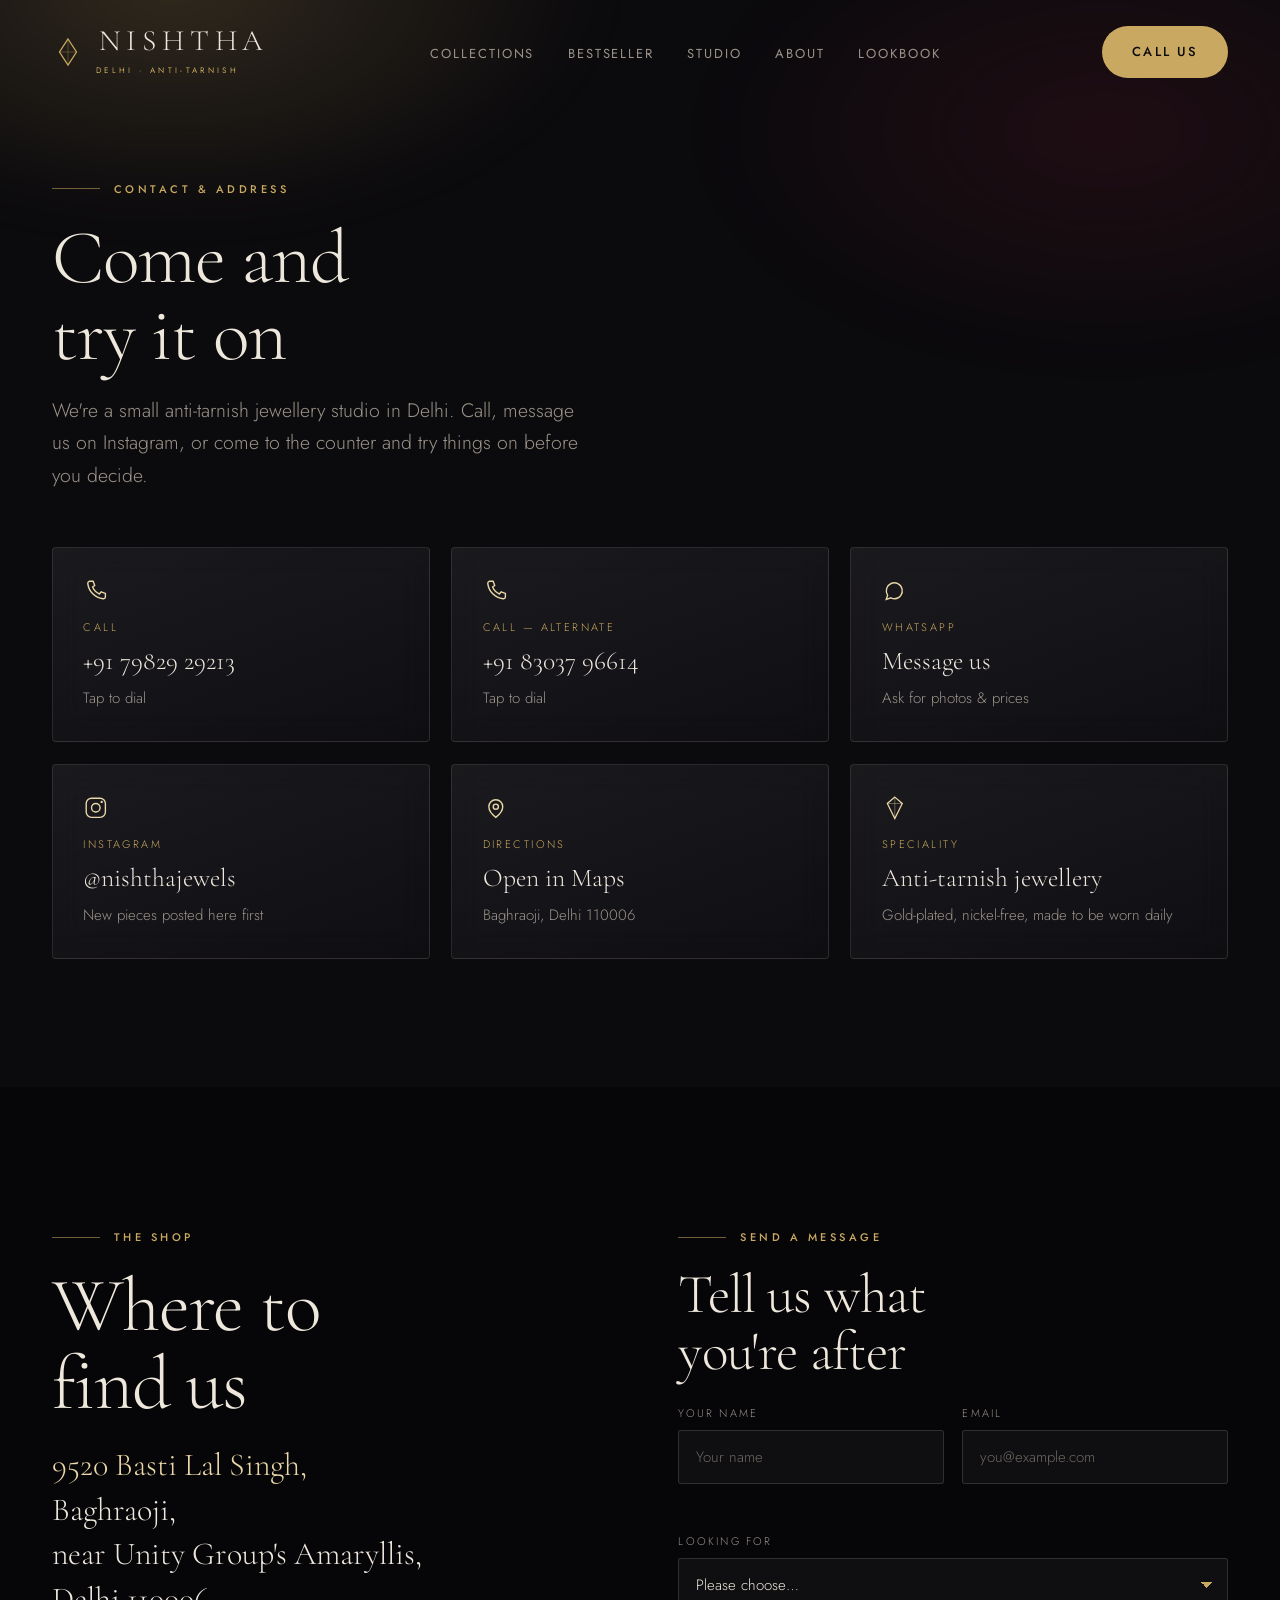
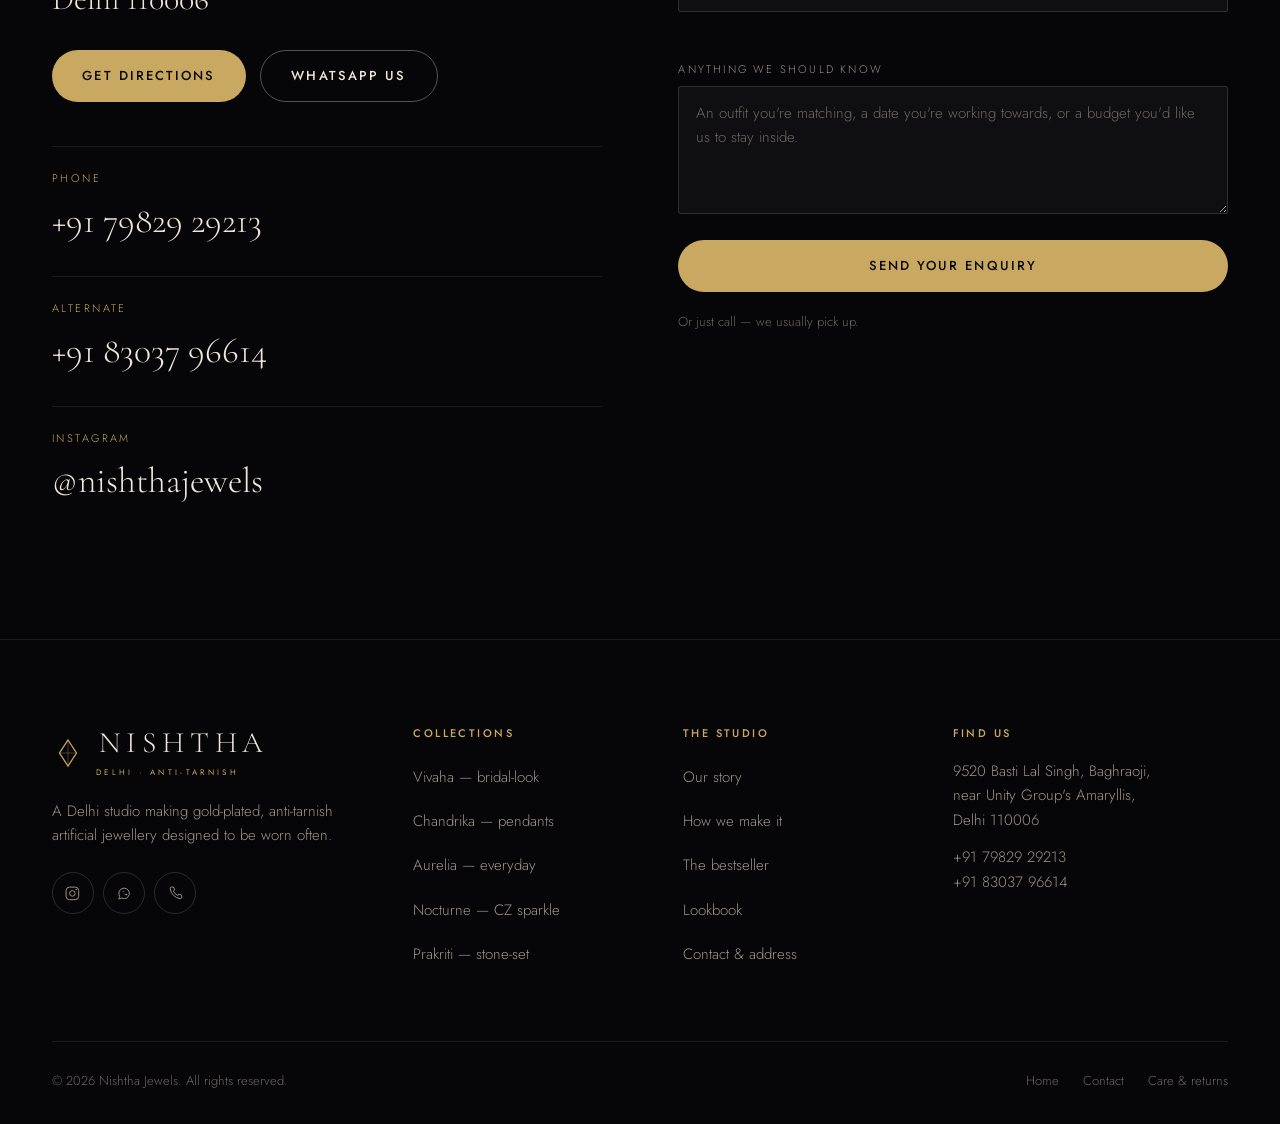
<file: contact.html>
<!DOCTYPE html>
<html lang="en">
<head>
<meta charset="utf-8">
<meta name="viewport" content="width=device-width, initial-scale=1, viewport-fit=cover">
<title>Contact &amp; Address — Nishtha Jewels, Delhi</title>
<meta name="description" content="Visit Nishtha Jewels at 9520 Basti Lal Singh, Baghraoji, near Unity Group's Amaryllis, Delhi 110006. Call 7982929213 or 8303796614, or find us on Instagram @nishthajewels.">
<meta name="theme-color" content="#0B0A0D">
<meta name="color-scheme" content="dark">

<meta property="og:type" content="website">
<meta property="og:title" content="Contact &amp; Address — Nishtha Jewels, Delhi">
<meta property="og:description" content="Anti-tarnish artificial jewellery in Delhi. Come and try it on.">
<meta property="og:image" content="https://www.nishthajewels.com/assets/img/hero-wide-1600.jpg">
<meta property="og:url" content="https://www.nishthajewels.com/contact.html">
<link rel="canonical" href="https://www.nishthajewels.com/contact.html">
<meta name="twitter:card" content="summary_large_image">

<link rel="icon" href="data:image/svg+xml,%3Csvg xmlns='http://www.w3.org/2000/svg' viewBox='0 0 32 32'%3E%3Crect width='32' height='32' fill='%230B0A0D'/%3E%3Cpath d='M16 5l7 11-7 11-7-11z' fill='none' stroke='%23C9A961' stroke-width='1.6'/%3E%3C/svg%3E">

<link rel="preconnect" href="https://fonts.googleapis.com">
<link rel="preconnect" href="https://fonts.gstatic.com" crossorigin>
<link rel="stylesheet" href="https://fonts.googleapis.com/css2?family=Cormorant+Garamond:ital,wght@0,300;0,400;0,500;1,300;1,400&family=Jost:wght@300;400;500&display=swap">

<link rel="stylesheet" href="assets/css/lqip.css">
<link rel="stylesheet" href="assets/css/styles.css">
</head>

<body>
<a class="skip-link" href="#main">Skip to content</a>

<!-- ============================ HEADER ============================ -->
<header class="header" id="header">
  <div class="shell">
    <nav class="nav" aria-label="Primary">
      <a class="brand" href="index.html" aria-label="Nishtha — home">
        <span class="brand__mark" aria-hidden="true">
          <svg viewBox="0 0 32 32" fill="none">
            <path d="M16 3l8.5 13L16 29 7.5 16z" stroke="currentColor" stroke-width="1.3"/>
            <path d="M7.5 16h17M16 3v26" stroke="currentColor" stroke-width="0.6" opacity=".55"/>
          </svg>
        </span>
        <span>
          <span class="brand__word">Nishtha</span>
          <span class="brand__sub">Delhi · Anti-tarnish</span>
        </span>
      </a>

      <ul class="nav__list" id="nav-list">
        <li><a class="nav__link" href="index.html#collections">Collections</a></li>
        <li><a class="nav__link" href="index.html#bestseller">Bestseller</a></li>
        <li><a class="nav__link" href="index.html#studio">Studio</a></li>
        <li><a class="nav__link" href="index.html#house">About</a></li>
        <li><a class="nav__link" href="index.html#lookbook">Lookbook</a></li>
      </ul>

      <a class="btn nav__cta" data-magnetic href="tel:+917982929213"><span>Call us</span></a>

      <button class="burger" id="burger" type="button"
              aria-label="Open menu" aria-expanded="false" aria-controls="drawer">
        <span class="burger__box" aria-hidden="true"><i></i><i></i><i></i></span>
      </button>
    </nav>
  </div>
</header>

<!-- Mobile drawer -->
<div class="drawer" id="drawer" role="dialog" aria-modal="true" aria-label="Menu" inert>
  <span class="drawer__glow" aria-hidden="true"></span>
  <div></div>
  <ul class="drawer__list">
    <li><a href="index.html#collections" style="--i:0"><span class="num">01</span>Collections</a></li>
    <li><a href="index.html#bestseller"  style="--i:1"><span class="num">02</span>Bestseller</a></li>
    <li><a href="index.html#studio"      style="--i:2"><span class="num">03</span>Studio</a></li>
    <li><a href="index.html#house"       style="--i:3"><span class="num">04</span>About</a></li>
    <li><a href="index.html#lookbook"    style="--i:4"><span class="num">05</span>Lookbook</a></li>
    <li><a href="contact.html"           style="--i:5"><span class="num">06</span>Contact</a></li>
  </ul>
  <div class="drawer__foot">
    <a class="btn" href="tel:+917982929213"><span>Call 79829 29213</span></a>
    <p class="drawer__meta">
      <span>Baghraoji, Delhi 110006</span>
      <a href="https://instagram.com/nishthajewels" target="_blank" rel="noopener">@nishthajewels</a>
    </p>
  </div>
</div>

<main id="main">

<!-- ============================ PAGE HEAD ============================ -->
<section class="page-head">
  <span class="page-head__glow" aria-hidden="true"></span>
  <div class="shell">
    <p class="eyebrow" data-reveal="fade">Contact &amp; address</p>
    <h1 class="page-head__title" data-reveal style="--i:1">Come and<br>try it on</h1>
    <p class="page-head__lede" data-reveal style="--i:2">
      We're a small anti-tarnish jewellery studio in Delhi. Call, message us on
      Instagram, or come to the counter and try things on before you decide.
    </p>
  </div>
</section>

<!-- ============================ CHANNELS ============================ -->
<section class="section" style="padding-top:0" aria-labelledby="reach-title">
  <div class="shell">
    <h2 class="sr-only" id="reach-title">How to reach us</h2>

    <div class="contact-cards">
      <a class="ccard" href="tel:+917982929213" data-reveal style="--i:0">
        <svg class="ccard__ico" viewBox="0 0 24 24" fill="none" aria-hidden="true"><path d="M6.5 3h3l1.5 4-2 1.5a12 12 0 006.5 6.5L17 13l4 1.5v3a2 2 0 01-2.2 2A16.5 16.5 0 014.5 5.2 2 2 0 016.5 3z" stroke="currentColor" stroke-width="1.3"/></svg>
        <span class="ccard__k">Call</span>
        <span class="ccard__v">+91 79829 29213</span>
        <span class="ccard__n">Tap to dial</span>
      </a>

      <a class="ccard" href="tel:+918303796614" data-reveal style="--i:1">
        <svg class="ccard__ico" viewBox="0 0 24 24" fill="none" aria-hidden="true"><path d="M6.5 3h3l1.5 4-2 1.5a12 12 0 006.5 6.5L17 13l4 1.5v3a2 2 0 01-2.2 2A16.5 16.5 0 014.5 5.2 2 2 0 016.5 3z" stroke="currentColor" stroke-width="1.3"/></svg>
        <span class="ccard__k">Call — alternate</span>
        <span class="ccard__v">+91 83037 96614</span>
        <span class="ccard__n">Tap to dial</span>
      </a>

      <a class="ccard" href="https://wa.me/917982929213" target="_blank" rel="noopener" data-reveal style="--i:2">
        <svg class="ccard__ico" viewBox="0 0 24 24" fill="none" aria-hidden="true"><path d="M4 20l1.3-3.8A7.5 7.5 0 1112 19.5a7.4 7.4 0 01-3.6-.9L4 20z" stroke="currentColor" stroke-width="1.3"/></svg>
        <span class="ccard__k">WhatsApp</span>
        <span class="ccard__v">Message us</span>
        <span class="ccard__n">Ask for photos &amp; prices</span>
      </a>

      <a class="ccard" href="https://instagram.com/nishthajewels" target="_blank" rel="noopener" data-reveal style="--i:3">
        <svg class="ccard__ico" viewBox="0 0 24 24" fill="none" aria-hidden="true"><rect x="3" y="3" width="18" height="18" rx="5" stroke="currentColor" stroke-width="1.3"/><circle cx="12" cy="12" r="4" stroke="currentColor" stroke-width="1.3"/><circle cx="17.5" cy="6.5" r="1.1" fill="currentColor"/></svg>
        <span class="ccard__k">Instagram</span>
        <span class="ccard__v">@nishthajewels</span>
        <span class="ccard__n">New pieces posted here first</span>
      </a>

      <a class="ccard" href="https://www.google.com/maps/search/?api=1&query=9520+Basti+Lal+Singh%2C+Baghraoji%2C+Delhi+110006" target="_blank" rel="noopener" data-reveal style="--i:4">
        <svg class="ccard__ico" viewBox="0 0 24 24" fill="none" aria-hidden="true"><path d="M12 21s-6.5-5.1-6.5-10a6.5 6.5 0 0113 0c0 4.9-6.5 10-6.5 10z" stroke="currentColor" stroke-width="1.3"/><circle cx="12" cy="11" r="2.4" stroke="currentColor" stroke-width="1.3"/></svg>
        <span class="ccard__k">Directions</span>
        <span class="ccard__v">Open in Maps</span>
        <span class="ccard__n">Baghraoji, Delhi 110006</span>
      </a>

      <div class="ccard" data-reveal style="--i:5">
        <svg class="ccard__ico" viewBox="0 0 24 24" fill="none" aria-hidden="true"><path d="M12 2l7 6-7 14L5 8z" stroke="currentColor" stroke-width="1.2"/><path d="M5 8h14M12 2v20" stroke="currentColor" stroke-width=".6" opacity=".6"/></svg>
        <span class="ccard__k">Speciality</span>
        <span class="ccard__v">Anti-tarnish jewellery</span>
        <span class="ccard__n">Gold-plated, nickel-free, made to be worn daily</span>
      </div>
    </div>
  </div>
</section>

<!-- ============================ ADDRESS + FORM ============================ -->
<section class="section section--deep" aria-labelledby="addr-title">
  <div class="shell">
    <div class="addr-grid">
      <div data-reveal="left">
        <p class="eyebrow">The shop</p>
        <h2 class="sec-head__title" id="addr-title" style="margin-top:1.25rem">Where to<br>find us</h2>

        <address class="addr">
          <span class="pin">9520 Basti Lal Singh,</span>
          <span>Baghraoji,</span>
          <span>near Unity Group's Amaryllis,</span>
          <span>Delhi 110006</span>
        </address>

        <div class="hero__actions" style="margin-top:0">
          <a class="btn" data-magnetic href="https://www.google.com/maps/search/?api=1&query=9520+Basti+Lal+Singh%2C+Baghraoji%2C+Delhi+110006" target="_blank" rel="noopener"><span>Get directions</span></a>
          <a class="btn btn--ghost" data-magnetic href="https://wa.me/917982929213" target="_blank" rel="noopener"><span>WhatsApp us</span></a>
        </div>

        <ul class="contact-list">
          <li><span class="k">Phone</span><span class="v"><a href="tel:+917982929213">+91 79829 29213</a></span></li>
          <li><span class="k">Alternate</span><span class="v"><a href="tel:+918303796614">+91 83037 96614</a></span></li>
          <li><span class="k">Instagram</span><span class="v"><a href="https://instagram.com/nishthajewels" target="_blank" rel="noopener">@nishthajewels</a></span></li>
        </ul>
      </div>

      <div data-reveal="right">
        <p class="eyebrow">Send a message</p>
        <h2 class="sec-head__title" style="margin:1.25rem 0 1.5rem; font-size: var(--t-xl)">Tell us what<br>you're after</h2>

        <!--
          Static demo form. It validates in the browser and shows a confirmation,
          but nothing is transmitted. To receive these, point `action` at a form
          endpoint (Formspree, Netlify Forms, a Vercel serverless function) and
          remove data-demo. Until then, the phone and WhatsApp links above are
          the channels that actually work.
        -->
        <form class="form" id="appoint-form" data-demo novalidate>
          <div class="form__row">
            <div class="field">
              <label for="f-name">Your name</label>
              <input id="f-name" name="name" type="text" autocomplete="name" placeholder="Your name" required>
              <p class="field__err" data-err>Please tell us your name.</p>
            </div>
            <div class="field">
              <label for="f-email">Email</label>
              <input id="f-email" name="email" type="email" autocomplete="email" placeholder="you@example.com" required>
              <p class="field__err" data-err>Please enter a valid email address.</p>
            </div>
          </div>

          <div class="field">
            <label for="f-interest">Looking for</label>
            <select id="f-interest" name="interest" required>
              <option value="">Please choose…</option>
              <option>Bridal-look sets — Vivaha</option>
              <option>Pendants &amp; chains — Chandrika</option>
              <option>Everyday gold-tone — Aurelia</option>
              <option>CZ sparkle — Nocturne</option>
              <option>Stone-set — Prakriti</option>
              <option>Bulk or wedding order</option>
              <option>Replating or repair</option>
            </select>
            <p class="field__err" data-err>Please choose what you're after.</p>
          </div>

          <div class="field">
            <label for="f-msg">Anything we should know</label>
            <textarea id="f-msg" name="message" rows="4" placeholder="An outfit you're matching, a date you're working towards, or a budget you'd like us to stay inside."></textarea>
            <p class="field__err" data-err></p>
          </div>

          <button class="btn" type="submit" data-magnetic><span>Send your enquiry</span></button>
          <p class="form__note">Or just call — we usually pick up.</p>

          <p class="form__status" id="form-status" role="status" aria-live="polite">
            <svg width="16" height="16" viewBox="0 0 16 16" fill="none" aria-hidden="true"><path d="M3 8.5l3.2 3.2L13 5" stroke="currentColor" stroke-width="1.4"/></svg>
            <span data-status-text></span>
          </p>
        </form>
      </div>
    </div>
  </div>
</section>
</main>

<!-- ============================ FOOTER ============================ -->
<footer class="footer">
  <div class="shell">
    <div class="footer__top">
      <div>
        <a class="brand" href="index.html" aria-label="Nishtha — home">
          <span class="brand__mark" aria-hidden="true">
            <svg viewBox="0 0 32 32" fill="none">
              <path d="M16 3l8.5 13L16 29 7.5 16z" stroke="currentColor" stroke-width="1.3"/>
              <path d="M7.5 16h17M16 3v26" stroke="currentColor" stroke-width="0.6" opacity=".55"/>
            </svg>
          </span>
          <span><span class="brand__word">Nishtha</span><span class="brand__sub">Delhi · Anti-tarnish</span></span>
        </a>
        <p class="footer__blurb">A Delhi studio making gold-plated, anti-tarnish artificial jewellery designed to be worn often.</p>
        <div class="socials">
          <a href="https://instagram.com/nishthajewels" target="_blank" rel="noopener" aria-label="Nishtha on Instagram">
            <svg viewBox="0 0 24 24" fill="none" aria-hidden="true"><rect x="3" y="3" width="18" height="18" rx="5" stroke="currentColor" stroke-width="1.4"/><circle cx="12" cy="12" r="4" stroke="currentColor" stroke-width="1.4"/><circle cx="17.5" cy="6.5" r="1.1" fill="currentColor"/></svg>
          </a>
          <a href="https://wa.me/917982929213" target="_blank" rel="noopener" aria-label="Nishtha on WhatsApp">
            <svg viewBox="0 0 24 24" fill="none" aria-hidden="true"><path d="M4 20l1.3-3.8A7.5 7.5 0 1112 19.5a7.4 7.4 0 01-3.6-.9L4 20z" stroke="currentColor" stroke-width="1.4"/><path d="M9.2 9c.3 2.2 2.4 4.3 4.6 4.6l.9-1.2 1.6.8-.4 1.4c-2.9.5-6.6-3.2-6.1-6.1l1.4-.4.8 1.6L9.2 9z" fill="currentColor"/></svg>
          </a>
          <a href="tel:+917982929213" aria-label="Call Nishtha">
            <svg viewBox="0 0 24 24" fill="none" aria-hidden="true"><path d="M6.5 3h3l1.5 4-2 1.5a12 12 0 006.5 6.5L17 13l4 1.5v3a2 2 0 01-2.2 2A16.5 16.5 0 014.5 5.2 2 2 0 016.5 3z" stroke="currentColor" stroke-width="1.4"/></svg>
          </a>
        </div>
      </div>

      <div>
        <h3>Collections</h3>
        <ul>
          <li><a href="index.html#collections">Vivaha — bridal-look</a></li>
          <li><a href="index.html#collections">Chandrika — pendants</a></li>
          <li><a href="index.html#collections">Aurelia — everyday</a></li>
          <li><a href="index.html#collections">Nocturne — CZ sparkle</a></li>
          <li><a href="index.html#collections">Prakriti — stone-set</a></li>
        </ul>
      </div>

      <div>
        <h3>The studio</h3>
        <ul>
          <li><a href="index.html#house">Our story</a></li>
          <li><a href="index.html#studio">How we make it</a></li>
          <li><a href="index.html#bestseller">The bestseller</a></li>
          <li><a href="index.html#lookbook">Lookbook</a></li>
          <li><a href="contact.html">Contact &amp; address</a></li>
        </ul>
      </div>

      <div>
        <h3>Find us</h3>
        <address class="footer__blurb" style="margin-top:0; font-style: normal">
          9520 Basti Lal Singh, Baghraoji,<br>
          near Unity Group's Amaryllis,<br>
          Delhi 110006
        </address>
        <p class="footer__blurb" style="margin-top:.75rem">
          <a href="tel:+917982929213">+91 79829 29213</a><br>
          <a href="tel:+918303796614">+91 83037 96614</a>
        </p>
      </div>
    </div>

    <div class="footer__bot">
      <p>© <span id="year">2026</span> Nishtha Jewels. All rights reserved.</p>
      <p style="display:flex;gap:1.5rem;flex-wrap:wrap">
        <a href="index.html">Home</a><a href="contact.html">Contact</a><a href="#">Care &amp; returns</a>
      </p>
    </div>
  </div>
</footer>

<script src="assets/js/main.js" defer></script>
</body>
</html>
</file>
<file: assets/css/lqip.css>
/* Auto-generated blur-up placeholders (LQIP). Inlined as data URIs — no extra requests. */
.lq-hero-portrait{background-image:url("[data-uri]")}
.lq-bridal{background-image:url("[data-uri]")}
.lq-rings-drape{background-image:url("[data-uri]")}
.lq-crescent{background-image:url("[data-uri]")}
.lq-bracelet-dark{background-image:url("[data-uri]")}
.lq-stone-silk{background-image:url("[data-uri]")}
.lq-editorial-white{background-image:url("[data-uri]")}
.lq-pearl-shirt{background-image:url("[data-uri]")}
.lq-saree-red{background-image:url("[data-uri]")}
.lq-look-arms{background-image:url("[data-uri]")}
.lq-look-blazer{background-image:url("[data-uri]")}
.lq-look-chain{background-image:url("[data-uri]")}
.lq-look-bangle{background-image:url("[data-uri]")}
.lq-look-box{background-image:url("[data-uri]")}
.lq-ring-pink{background-image:url("[data-uri]")}
.lq-ring-dark{background-image:url("[data-uri]")}
.lq-bridal-wide{background-image:url("[data-uri]")}
.lq-leaf-sq{background-image:url("[data-uri]")}
</file>
<file: assets/css/styles.css>
/* ============================================================================
   NISHTA — Fine Jewellery House
   Art direction: ink & champagne, high-contrast serif display, layered editorial
   ========================================================================== */

/* ---------- 1. Tokens ---------- */
:root {
  /* Ink family (dark surfaces) */
  --ink:        #0B0A0D;
  --ink-2:      #100E14;
  --ink-3:      #15131B;
  --ink-deep:   #060508;

  /* Light surfaces */
  --ivory:      #F6F1E8;
  --cream:      #EFE6D7;
  --bone:       #E2D7C4;

  /* Metals & accents */
  --gold:       #C9A961;
  --gold-lt:    #EBD8A8;
  --gold-dp:    #8A6F31;
  --ruby:       #8C2337;
  --ruby-lt:    #BE4059;

  /* Foreground */
  --fg:         #EDE7DC;
  --fg-mute:    #9C948A;
  --fg-dim:     #6D6760;
  --fg-ink:     #17151A;
  --fg-ink-mute:#5C554C;

  /* Type */
  --f-display: "Cormorant Garamond", "Iowan Old Style", Georgia, "Times New Roman", serif;
  --f-sans: "Jost", ui-sans-serif, system-ui, -apple-system, "Segoe UI", Roboto, Helvetica, Arial, sans-serif;

  /* Fluid type scale */
  --t-hero:  clamp(2.75rem, 1.2rem + 7.6vw, 9rem);
  --t-xxl:   clamp(2.25rem, 1.25rem + 4.4vw, 5.5rem);
  --t-xl:    clamp(1.9rem, 1.3rem + 2.7vw, 3.6rem);
  --t-lg:    clamp(1.45rem, 1.15rem + 1.35vw, 2.25rem);
  --t-md:    clamp(1.06rem, 1rem + 0.35vw, 1.22rem);
  --t-sm:    0.9375rem;
  --t-xs:    0.8125rem;
  --t-label: 0.6875rem;

  /* Rhythm */
  --gutter: clamp(1.15rem, 4.2vw, 3.25rem);
  --sec-y:  clamp(4.5rem, 10vw, 11rem);
  --maxw:   84rem;
  --maxw-narrow: 56rem;

  /* Motion */
  --e-out:   cubic-bezier(0.22, 1, 0.36, 1);
  --e-soft:  cubic-bezier(0.33, 0.9, 0.25, 1);
  --e-inout: cubic-bezier(0.76, 0, 0.24, 1);
  --d-fast: 0.28s;
  --d-med:  0.6s;
  --d-slow: 1.05s;

  --hair: 1px solid color-mix(in oklab, var(--gold) 26%, transparent);
  --hair-soft: 1px solid rgb(255 255 255 / 0.08);
}

/* ---------- 2. Reset & base ---------- */
*, *::before, *::after { box-sizing: border-box; }
* { margin: 0; }

html {
  -webkit-text-size-adjust: 100%;
  scroll-behavior: smooth;
  /* Offset for in-page anchors under the fixed header */
  scroll-padding-top: 6rem;
}

body {
  background: var(--ink);
  color: var(--fg);
  font-family: var(--f-sans);
  font-size: var(--t-md);
  font-weight: 300;
  line-height: 1.65;
  -webkit-font-smoothing: antialiased;
  -moz-osx-font-smoothing: grayscale;
  overflow-x: clip;               /* hard stop on horizontal overflow */
  text-rendering: optimizeLegibility;
}

img, svg, video { display: block; max-width: 100%; }
picture { display: contents; }
img { height: auto; }

button, input, textarea, select { font: inherit; color: inherit; }
button { background: none; border: 0; cursor: pointer; }

a { color: inherit; text-decoration: none; }

h1, h2, h3, h4 {
  font-family: var(--f-display);
  font-weight: 300;
  line-height: 1.02;
  letter-spacing: -0.015em;
  text-wrap: balance;
}

p { text-wrap: pretty; }

::selection { background: var(--gold); color: var(--ink); }

/* Focus — visible, on-brand, never suppressed */
:focus-visible {
  outline: 2px solid var(--gold-lt);
  outline-offset: 3px;
  border-radius: 2px;
}

.skip-link {
  position: absolute; left: 50%; top: 0;
  transform: translate(-50%, -140%);
  z-index: 2000;
  background: var(--gold); color: var(--ink);
  padding: 0.8rem 1.5rem; font-size: var(--t-xs);
  letter-spacing: 0.14em; text-transform: uppercase; font-weight: 500;
  transition: transform var(--d-fast) var(--e-out);
}
.skip-link:focus-visible { transform: translate(-50%, 0); }

.sr-only {
  position: absolute; width: 1px; height: 1px;
  padding: 0; margin: -1px; overflow: hidden;
  clip-path: inset(50%); white-space: nowrap; border: 0;
}

/* ---------- 3. Layout primitives ---------- */
.shell {
  width: 100%;
  max-width: var(--maxw);
  margin-inline: auto;
  padding-inline: var(--gutter);
}
.shell--narrow { max-width: var(--maxw-narrow); }

.section { position: relative; padding-block: var(--sec-y); }
.section--light { background: var(--ivory); color: var(--fg-ink); }
.section--cream { background: var(--cream); color: var(--fg-ink); }
.section--deep  { background: var(--ink-deep); }

/* Eyebrow label + hairline */
.eyebrow {
  display: inline-flex; align-items: center; gap: 0.85rem;
  font-size: var(--t-label);
  letter-spacing: 0.32em;
  text-transform: uppercase;
  font-weight: 500;
  color: var(--gold);
}
.eyebrow::before {
  content: ""; width: clamp(1.5rem, 4vw, 3rem); height: 1px;
  background: currentColor; opacity: 0.55;
}
.section--light .eyebrow, .section--cream .eyebrow { color: var(--gold-dp); }

.sec-head { display: grid; gap: 1.5rem; margin-bottom: clamp(2.75rem, 6vw, 5rem); }
.sec-head__title { font-size: var(--t-xxl); }
.sec-head__lede { color: var(--fg-mute); max-width: 46ch; font-size: var(--t-md); }
.section--light .sec-head__lede, .section--cream .sec-head__lede { color: var(--fg-ink-mute); }

@media (min-width: 62rem) {
  .sec-head--split {
    grid-template-columns: minmax(0, 1.15fr) minmax(0, 1fr);
    align-items: end; gap: 3rem;
  }
}

/* ---------- 4. Media: blur-up, ratio-locked, no layout shift ---------- */
.media {
  position: relative;
  overflow: hidden;
  background-color: var(--ink-3);
  background-size: cover;
  background-position: center;
  isolation: isolate;
}
.media img {
  width: 100%; height: 100%;
  object-fit: cover;
  opacity: 0;
  transition: opacity 0.75s var(--e-soft);
}
.media img.is-loaded { opacity: 1; }
/* The 20px LQIP is already soft once scaled to cover; drop it after the real
   pixels land so no edge bleed shows through transparent PNG-ish art. */
.media.is-ready { background-image: none !important; }

.r-portrait { aspect-ratio: 4 / 5; }
.r-square   { aspect-ratio: 1 / 1; }
.r-wide     { aspect-ratio: 16 / 9; }
.r-3-2      { aspect-ratio: 3 / 2; }

/* Ken-burns drift for feature imagery */
.kb img {
  transform: scale(1.06);
  transition: opacity 0.75s var(--e-soft), transform 14s var(--e-soft);
}
.kb img.is-loaded { transform: scale(1); }

/* Scroll parallax: JS writes --py; the 1.09 scale is the headroom that keeps
   the crop gap-free at the extremes of travel. */
[data-parallax] img { transform: translate3d(0, var(--py, 0px), 0) scale(1.09); }

/* Hero content drifts and fades as the section leaves — gap-free, unlike
   translating the full-bleed background. */
.hero__inner { transform: translate3d(0, var(--hy, 0px), 0); opacity: var(--ho, 1); }

/* ---------- 5. Buttons ---------- */
.btn {
  --btn-bg: var(--gold);
  --btn-fg: var(--ink);
  position: relative;
  display: inline-flex; align-items: center; justify-content: center;
  gap: 0.7rem;
  min-height: 3.25rem;                /* generous touch target */
  padding: 0.9rem 1.9rem;
  font-size: var(--t-xs);
  font-weight: 500;
  letter-spacing: 0.16em;
  text-transform: uppercase;
  color: var(--btn-fg);
  background: var(--btn-bg);
  border-radius: 999px;
  overflow: hidden;
  isolation: isolate;
  transition: transform 0.35s var(--e-out), box-shadow 0.35s var(--e-out),
              color 0.35s var(--e-out), background-color 0.35s var(--e-out);
  will-change: transform;
}
.btn > span { position: relative; z-index: 2; display: inline-flex; align-items: center; gap: 0.6rem; }
/* Wipe fill on hover */
.btn::before {
  content: "";
  position: absolute; inset: 0; z-index: 1;
  background: var(--fg);
  transform: scaleY(0); transform-origin: bottom;
  transition: transform 0.45s var(--e-out);
}
.btn:hover::before, .btn:focus-visible::before { transform: scaleY(1); transform-origin: top; }
.btn:hover, .btn:focus-visible { color: var(--ink); box-shadow: 0 1rem 2.4rem -0.9rem rgb(201 169 97 / 0.55); }
.btn:active { transform: scale(0.97); }

.btn--ghost {
  --btn-bg: transparent;
  --btn-fg: var(--fg);
  border: 1px solid color-mix(in oklab, var(--fg) 34%, transparent);
}
.btn--ghost::before { background: var(--fg); }
.btn--ghost:hover, .btn--ghost:focus-visible { color: var(--ink); border-color: var(--fg); }

.section--light .btn--ghost, .section--cream .btn--ghost {
  --btn-fg: var(--fg-ink);
  border-color: color-mix(in oklab, var(--fg-ink) 28%, transparent);
}
.section--light .btn--ghost::before, .section--cream .btn--ghost::before { background: var(--fg-ink); }
.section--light .btn--ghost:hover, .section--cream .btn--ghost:hover { color: var(--ivory); }

/* Underline text link with sliding rule */
.link-u {
  position: relative;
  display: inline-flex; align-items: center; gap: 0.55rem;
  font-size: var(--t-xs); letter-spacing: 0.16em; text-transform: uppercase; font-weight: 500;
  padding-block: 0.5rem;
  color: var(--gold);
}
.link-u::after {
  content: ""; position: absolute; left: 0; bottom: 0;
  width: 100%; height: 1px; background: currentColor;
  transform: scaleX(0); transform-origin: right;
  transition: transform 0.5s var(--e-out);
}
.link-u:hover::after, .link-u:focus-visible::after { transform: scaleX(1); transform-origin: left; }
.link-u .arr { transition: transform 0.4s var(--e-out); }
.link-u:hover .arr { transform: translateX(0.35rem); }

/* ---------- 6. Header & navigation ---------- */
.header {
  /* Must outrank .drawer: the burger becomes the drawer's close button, and a
     child z-index cannot escape the header's own stacking context. */
  position: fixed; inset: 0 0 auto 0; z-index: 1000;
  padding-block: clamp(1rem, 2.2vw, 1.6rem);
  transition: background-color 0.5s var(--e-out), backdrop-filter 0.5s var(--e-out),
              box-shadow 0.5s var(--e-out), padding 0.5s var(--e-out);
}
.header::after {
  content: ""; position: absolute; inset: auto 0 0 0; height: 1px;
  background: linear-gradient(90deg, transparent, rgb(201 169 97 / 0.35), transparent);
  opacity: 0; transition: opacity 0.5s var(--e-out);
}
.header.is-stuck {
  background: rgb(11 10 13 / 0.72);
  backdrop-filter: blur(18px) saturate(140%);
  -webkit-backdrop-filter: blur(18px) saturate(140%);
  padding-block: 0.75rem;
  box-shadow: 0 1rem 2.5rem -1.5rem rgb(0 0 0 / 0.9);
}
.header.is-stuck::after { opacity: 1; }
/* Auto-hide when scrolling down, reveal on scroll up */
.header.is-hidden { transform: translateY(-105%); }
.header { transition-property: background-color, backdrop-filter, box-shadow, padding, transform; }

.nav { display: flex; align-items: center; justify-content: space-between; gap: 1.5rem; }

.brand { display: inline-flex; align-items: center; gap: 0.75rem; }
.brand__mark { width: 2rem; height: 2rem; flex: none; color: var(--gold); }
.brand__mark svg { width: 100%; height: 100%; }
.brand__word {
  font-family: var(--f-display);
  font-size: clamp(1.4rem, 2.4vw, 1.85rem);
  letter-spacing: 0.2em;
  text-transform: uppercase;
  line-height: 1;
  padding-left: 0.1em;  /* optical balance for tracking */
}
.brand__sub {
  display: block;
  font-family: var(--f-sans);
  font-size: 0.5rem; letter-spacing: 0.42em; text-transform: uppercase;
  color: var(--gold); margin-top: 0.3rem; font-weight: 400;
}

.nav__list { display: none; list-style: none; padding: 0; gap: clamp(1.4rem, 2.6vw, 2.6rem); }
.nav__link {
  position: relative;
  font-size: var(--t-xs); letter-spacing: 0.15em; text-transform: uppercase;
  font-weight: 400; color: var(--fg-mute);
  padding-block: 0.45rem;
  transition: color 0.35s var(--e-out);
}
.nav__link::after {
  content: ""; position: absolute; left: 0; bottom: 0.1rem;
  width: 100%; height: 1px; background: var(--gold);
  transform: scaleX(0); transform-origin: right;
  transition: transform 0.45s var(--e-out);
}
.nav__link:hover, .nav__link:focus-visible, .nav__link.is-active { color: var(--fg); }
.nav__link:hover::after, .nav__link:focus-visible::after, .nav__link.is-active::after {
  transform: scaleX(1); transform-origin: left;
}
.nav__cta { display: none; }

@media (min-width: 62rem) {
  .nav__list { display: flex; }
  .nav__cta { display: inline-flex; }
}

/* Burger */
.burger {
  width: 3rem; height: 3rem;
  display: grid; place-items: center;
  margin-right: -0.6rem;               /* align optical edge */
  position: relative; z-index: 1002;
}
.burger__box { display: grid; gap: 6px; width: 1.5rem; }
.burger__box i {
  display: block; height: 1px; width: 100%;
  background: var(--fg);
  transition: transform 0.45s var(--e-inout), opacity 0.25s linear, background-color 0.3s;
}
.burger[aria-expanded="true"] .burger__box i:nth-child(1) { transform: translateY(7px) rotate(45deg); }
.burger[aria-expanded="true"] .burger__box i:nth-child(2) { opacity: 0; transform: scaleX(0.3); }
.burger[aria-expanded="true"] .burger__box i:nth-child(3) { transform: translateY(-7px) rotate(-45deg); }
@media (min-width: 62rem) { .burger { display: none; } }

/* Mobile drawer */
.drawer {
  position: fixed; inset: 0; z-index: 990;
  background: var(--ink-deep);
  display: grid; grid-template-rows: auto 1fr auto;
  padding: 6rem var(--gutter) calc(2rem + env(safe-area-inset-bottom));
  clip-path: inset(0 0 100% 0);
  transition: clip-path 0.72s var(--e-inout);
  visibility: hidden;
  overflow-y: auto;
  overscroll-behavior: contain;
}
.drawer.is-open { clip-path: inset(0 0 0 0); visibility: visible; }
.drawer__glow {
  position: absolute; inset: auto -20% -30% -20%; height: 60%;
  background: radial-gradient(60% 100% at 50% 100%, rgb(201 169 97 / 0.22), transparent 70%);
  pointer-events: none;
}
.drawer__list { list-style: none; padding: 0; display: grid; align-content: center; gap: 0.35rem; }
.drawer__list a {
  display: flex; align-items: baseline; gap: 1rem;
  font-family: var(--f-display);
  font-size: clamp(2.25rem, 12vw, 3.75rem);
  line-height: 1.18;
  padding-block: 0.35rem;
  opacity: 0; transform: translateY(1.1em);
  transition: opacity 0.6s var(--e-out), transform 0.75s var(--e-out), color 0.3s;
  transition-delay: calc(var(--i, 0) * 65ms + 120ms);
}
.drawer.is-open .drawer__list a { opacity: 1; transform: none; }
.drawer__list a:hover { color: var(--gold); }
.drawer__list .num {
  font-family: var(--f-sans); font-size: 0.65rem;
  letter-spacing: 0.2em; color: var(--gold); opacity: 0.8;
}
.drawer__foot {
  display: grid; gap: 1.25rem; padding-top: 2rem;
  border-top: var(--hair-soft);
  opacity: 0; transition: opacity 0.6s var(--e-out) 0.45s;
}
.drawer.is-open .drawer__foot { opacity: 1; }
.drawer__foot .btn { width: 100%; }
.drawer__meta { display: flex; flex-wrap: wrap; gap: 0.4rem 1.5rem; font-size: var(--t-xs); color: var(--fg-dim); }

body.is-locked { overflow: hidden; }

/* ---------- 7. Hero ---------- */
.hero {
  position: relative;
  min-height: 100svh;
  display: grid;
  align-items: end;
  padding-top: 7rem;
  padding-bottom: clamp(2.5rem, 6vw, 4.5rem);
  overflow: hidden;
  isolation: isolate;
}
.hero__bg { position: absolute; inset: 0; z-index: -3; }
.hero__bg .media { width: 100%; height: 100%; aspect-ratio: auto; }
.hero__bg img { transform: scale(1.12); }
.hero__bg img.is-loaded { animation: kenburns 22s var(--e-soft) forwards; }
@keyframes kenburns {
  from { transform: scale(1.12) translate3d(0, 1.2%, 0); }
  to   { transform: scale(1) translate3d(0, -0.6%, 0); }
}
/* Cinematic scrims: vertical falloff + warm vignette */
.hero__scrim {
  position: absolute; inset: 0; z-index: -2;
  background:
    linear-gradient(180deg, rgb(6 5 8 / 0.82) 0%, rgb(6 5 8 / 0.30) 24%, rgb(6 5 8 / 0.58) 60%, rgb(11 10 13 / 0.97) 100%),
    linear-gradient(100deg, rgb(6 5 8 / 0.88) 0%, rgb(6 5 8 / 0.52) 30%, rgb(6 5 8 / 0.12) 58%, transparent 74%),
    radial-gradient(120% 85% at 78% 30%, rgb(201 169 97 / 0.16), transparent 58%);
}
.hero__grain {
  position: absolute; inset: 0; z-index: -1; opacity: 0.22; pointer-events: none;
  background-image: var(--grain);
  background-size: 180px 180px;
  mix-blend-mode: overlay;
}

.hero__inner { display: grid; gap: clamp(2rem, 5vw, 3.5rem); }
@media (min-width: 62rem) {
  .hero__inner { grid-template-columns: minmax(0, 1fr) auto; align-items: end; }
}

.hero__title {
  font-size: var(--t-hero);
  line-height: 0.94;
  letter-spacing: -0.03em;
  margin-block: 1.25rem 1.5rem;
}
.hero__title em {
  font-style: italic;
  color: var(--gold-lt);
  /* subtle metallic sheen */
  background: linear-gradient(96deg, var(--gold-dp), var(--gold-lt) 42%, #FFF6DF 52%, var(--gold) 68%, var(--gold-dp));
  -webkit-background-clip: text; background-clip: text;
  -webkit-text-fill-color: transparent;
}
.hero__lede { max-width: 42ch; color: var(--fg-mute); font-size: var(--t-md); }
.hero__actions { display: flex; flex-wrap: wrap; gap: 0.85rem; margin-top: clamp(1.75rem, 4vw, 2.5rem); }

/* Word-by-word reveal via clipping masks */
.reveal-line { display: block; overflow: hidden; }
.reveal-word {
  display: inline-block;
  transform: translateY(105%) rotate(3deg);
  opacity: 0;
  transition: transform 1.05s var(--e-out), opacity 0.8s var(--e-out);
  transition-delay: calc(var(--w, 0) * 78ms + var(--base, 0ms));
}
.is-lit .reveal-word { transform: none; opacity: 1; }

.hero__aside {
  display: none;
  text-align: right;
  border-right: var(--hair);
  padding-right: 1.5rem;
}
.hero__aside dl { display: grid; gap: 1.5rem; margin: 0; }
.hero__aside dt {
  font-size: var(--t-label); letter-spacing: 0.26em; text-transform: uppercase;
  color: var(--gold); margin-bottom: 0.3rem;
}
.hero__aside dd { margin: 0; font-family: var(--f-display); font-size: 1.5rem; }
@media (min-width: 62rem) { .hero__aside { display: block; } }

.hero__scroll {
  position: absolute; left: 50%; bottom: 1.5rem; z-index: 3;
  transform: translateX(-50%);
  display: none; align-items: center; gap: 0.75rem;
  font-size: var(--t-label); letter-spacing: 0.28em; text-transform: uppercase;
  color: var(--fg-dim);
}
.hero__scroll i {
  display: block; width: 1px; height: 3rem;
  background: linear-gradient(180deg, var(--gold), transparent);
  position: relative; overflow: hidden;
}
.hero__scroll i::after {
  content: ""; position: absolute; inset: 0;
  background: var(--gold-lt);
  animation: scrolldrop 2.4s var(--e-inout) infinite;
}
@keyframes scrolldrop {
  0%   { transform: translateY(-100%); }
  55%  { transform: translateY(100%); }
  100% { transform: translateY(100%); }
}
@media (min-width: 48rem) { .hero__scroll { display: flex; flex-direction: column; left: auto; right: var(--gutter); bottom: 2rem; transform: none; } }
/* Once the aside appears, centre the cue so the two never overlap. */
@media (min-width: 62rem) { .hero__scroll { left: 50%; right: auto; transform: translateX(-50%); bottom: 1.75rem; } }

/* ---------- 8. Marquee ---------- */
.marquee {
  border-block: var(--hair-soft);
  padding-block: clamp(1rem, 2.4vw, 1.5rem);
  overflow: hidden;
  background: var(--ink-2);
}
.marquee__track {
  display: flex; width: max-content;
  animation: slide 44s linear infinite;
}
.marquee:hover .marquee__track { animation-play-state: paused; }
.marquee__group { display: flex; align-items: center; flex: none; }
.marquee__item {
  display: inline-flex; align-items: center; gap: clamp(1.5rem, 4vw, 3rem);
  padding-inline: clamp(1.5rem, 4vw, 3rem);
  font-family: var(--f-display);
  font-size: clamp(1.15rem, 2.4vw, 2rem);
  color: var(--fg-mute);
  white-space: nowrap;
}
.marquee__item span { color: var(--gold); font-size: 0.5em; }
@keyframes slide { to { transform: translateX(-50%); } }

/* ---------- 9. Manifesto ---------- */
.manifesto { text-align: center; }
.manifesto__text {
  font-family: var(--f-display);
  font-size: var(--t-xl);
  line-height: 1.24;
  letter-spacing: -0.012em;
  max-width: 24ch;
  margin-inline: auto;
}
/* Per-word illumination driven by scroll progress */
.manifesto__text .w {
  color: color-mix(in oklab, var(--fg) 22%, transparent);
  transition: color 0.5s var(--e-out);
}
.manifesto__text .w.on { color: var(--fg); }
.manifesto__text .w.gold.on { color: var(--gold-lt); font-style: italic; }

.stats {
  display: grid; gap: clamp(2rem, 5vw, 3rem);
  grid-template-columns: repeat(2, minmax(0, 1fr));
  margin-top: clamp(3.5rem, 8vw, 6rem);
  padding-top: clamp(2.5rem, 5vw, 3.5rem);
  border-top: var(--hair-soft);
  text-align: left;
}
@media (min-width: 48rem) { .stats { grid-template-columns: repeat(4, minmax(0, 1fr)); } }
.stat__n {
  font-family: var(--f-display);
  font-size: clamp(2.4rem, 5.5vw, 3.75rem);
  line-height: 1; color: var(--gold-lt);
  font-variant-numeric: tabular-nums;
}
.stat__l {
  font-size: var(--t-xs); letter-spacing: 0.16em; text-transform: uppercase;
  color: var(--fg-dim); margin-top: 0.65rem;
}

/* ---------- 10. Collections (asymmetric editorial grid) ---------- */
.collections { background: var(--ink-2); }

.coll-grid { display: grid; gap: clamp(1.25rem, 3vw, 2.25rem); }
@media (min-width: 46rem) { .coll-grid { grid-template-columns: repeat(2, minmax(0, 1fr)); } }
@media (min-width: 68rem) {
  .coll-grid {
    grid-template-columns: repeat(12, minmax(0, 1fr));
    align-items: start;
  }
  /* Deliberate rhythm: wide feature, offset portrait, staggered triplet */
  .coll:nth-child(1) { grid-column: 1 / span 7; }
  .coll:nth-child(2) { grid-column: 8 / span 5; margin-top: clamp(2.5rem, 6vw, 5rem); }
  .coll:nth-child(3) { grid-column: 1 / span 4; }
  .coll:nth-child(4) { grid-column: 5 / span 4; margin-top: clamp(1.5rem, 3.5vw, 3.25rem); }
  .coll:nth-child(5) { grid-column: 9 / span 4; margin-top: clamp(-3.5rem, -4vw, -1rem); }
}

.coll { position: relative; display: block; }
.coll__media {
  position: relative; overflow: hidden;
  border-radius: 3px;
}
.coll__media img { transition: transform 1.15s var(--e-out), opacity 0.75s var(--e-soft); }
.coll:hover .coll__media img, .coll:focus-visible .coll__media img { transform: scale(1.055); }
.coll__media::before {
  content: ""; position: absolute; inset: 0; z-index: 2;
  background: linear-gradient(180deg, transparent 28%, rgb(6 5 8 / 0.55) 62%, rgb(6 5 8 / 0.94) 100%);
  opacity: 0.9; transition: opacity 0.6s var(--e-out);
}
.coll:hover .coll__media::before { opacity: 1; }
/* Gold hairline frame draws in on hover */
.coll__frame {
  position: absolute; inset: 0.65rem; z-index: 3;
  border: 1px solid var(--gold-lt);
  opacity: 0; transform: scale(1.02);
  transition: opacity 0.55s var(--e-out), transform 0.55s var(--e-out);
  pointer-events: none;
}
.coll:hover .coll__frame, .coll:focus-visible .coll__frame { opacity: 0.6; transform: scale(1); }

.coll__idx {
  position: absolute; top: 1.15rem; left: 1.25rem; z-index: 4;
  font-size: var(--t-label); letter-spacing: 0.22em; color: var(--gold-lt);
  mix-blend-mode: difference;
}
.coll__cap {
  position: absolute; left: 0; right: 0; bottom: 0; z-index: 4;
  padding: clamp(1.1rem, 2.4vw, 1.75rem);
  display: flex; align-items: flex-end; justify-content: space-between; gap: 1rem;
}
.coll__cap > span:first-child { min-width: 0; }
.coll__name { display: block; font-family: var(--f-display); font-size: var(--t-lg); line-height: 1.1; }
.coll__meta { display: block; font-size: var(--t-xs); color: var(--fg-mute); margin-top: 0.3rem; letter-spacing: 0.04em; }
.coll__go {
  flex: none; width: 2.75rem; height: 2.75rem; border-radius: 999px;
  display: grid; place-items: center;
  border: 1px solid color-mix(in oklab, var(--fg) 34%, transparent);
  color: var(--fg);
  transition: background-color 0.4s var(--e-out), color 0.4s var(--e-out),
              border-color 0.4s var(--e-out), transform 0.5s var(--e-out);
}
.coll:hover .coll__go { background: var(--gold); border-color: var(--gold); color: var(--ink); transform: rotate(-45deg); }

/* ---------- 11. Signature piece ---------- */
.signature { background: var(--ink-deep); overflow: hidden; }
.signature__grid { display: grid; gap: clamp(2.5rem, 6vw, 4.5rem); align-items: center; }
@media (min-width: 64rem) {
  .signature__grid { grid-template-columns: minmax(0, 1.02fr) minmax(0, 1fr); gap: clamp(3rem, 7vw, 6rem); }
}
.signature__figure { position: relative; }
.signature__figure .media { border-radius: 3px; }
/* Layered offset plate behind the image */
.signature__figure::before {
  content: ""; position: absolute;
  inset: auto -1.25rem -1.25rem auto;
  width: 62%; height: 62%;
  border: 1px solid color-mix(in oklab, var(--gold) 34%, transparent);
  z-index: 0;
}
.signature__halo {
  position: absolute; inset: -18% -12% auto -22%; height: 72%;
  background: radial-gradient(55% 60% at 40% 50%, rgb(140 35 55 / 0.42), transparent 72%);
  filter: blur(18px); z-index: -1; pointer-events: none;
}
.signature__badge {
  position: absolute; z-index: 3;
  top: clamp(1rem, 3vw, 2rem); right: clamp(1rem, 3vw, 2rem);
  width: clamp(6.5rem, 13vw, 9rem); height: clamp(6.5rem, 13vw, 9rem);
  display: grid; place-items: center;
  border-radius: 999px;
  background: rgb(11 10 13 / 0.55);
  backdrop-filter: blur(10px) saturate(150%);
  -webkit-backdrop-filter: blur(10px) saturate(150%);
  border: 1px solid rgb(235 216 168 / 0.32);
  text-align: center;
  padding: 0.75rem;
}
.signature__badge b {
  display: block; font-family: var(--f-display); font-size: clamp(1.5rem, 3.4vw, 2.1rem);
  font-weight: 400; color: var(--gold-lt); line-height: 1;
}
.signature__badge span {
  display: block; font-size: 0.5625rem; letter-spacing: 0.14em; text-transform: uppercase;
  color: var(--fg-mute); margin-top: 0.35rem; line-height: 1.3;
}
.spec { list-style: none; padding: 0; margin: clamp(2rem, 4vw, 2.75rem) 0 0; display: grid; }
.spec li {
  display: grid; grid-template-columns: 2.5rem 1fr auto; gap: 1rem; align-items: baseline;
  padding-block: 1.05rem;
  border-top: var(--hair-soft);
  font-size: var(--t-sm);
}
.spec li:last-child { border-bottom: var(--hair-soft); }
.spec .k { color: var(--gold); font-size: var(--t-label); letter-spacing: 0.2em; }
.spec .n { color: var(--fg-mute); }
.spec .v { color: var(--fg); font-family: var(--f-display); font-size: 1.15rem; text-align: right; }

/* ---------- 12. Studio (light) ---------- */
.studio__rail { position: relative; margin-top: clamp(2rem, 5vw, 3rem); }
.steps { list-style: none; padding: 0; display: grid; gap: clamp(2rem, 4.5vw, 3rem); }
@media (min-width: 60rem) { .steps { grid-template-columns: repeat(4, minmax(0, 1fr)); gap: clamp(1.5rem, 3vw, 2.5rem); } }
.step { position: relative; padding-top: 2.5rem; }
.step::before {
  content: ""; position: absolute; top: 0; left: 0; right: 0; height: 1px;
  background: color-mix(in oklab, var(--fg-ink) 16%, transparent);
}
.step::after {
  content: ""; position: absolute; top: 0; left: 0; height: 1px; width: 0;
  background: var(--gold-dp);
  transition: width 1.1s var(--e-out);
  transition-delay: calc(var(--i, 0) * 140ms);
}
.step.is-in::after { width: 100%; }
.step__n {
  position: absolute; top: 1.1rem; left: 0;
  font-size: var(--t-label); letter-spacing: 0.24em; color: var(--gold-dp); font-weight: 500;
}
.step__t { font-size: var(--t-lg); margin-bottom: 0.6rem; }
.step__d { color: var(--fg-ink-mute); font-size: var(--t-sm); }

/* ---------- 13. Heritage (cream, split) ---------- */
.heritage__grid { display: grid; gap: clamp(2.5rem, 6vw, 4.5rem); align-items: center; }
@media (min-width: 64rem) { .heritage__grid { grid-template-columns: minmax(0, 1fr) minmax(0, 1.1fr); } }
.heritage__figure { position: relative; }
.heritage__figure .media { border-radius: 3px; }
.heritage__stamp {
  position: absolute; left: clamp(-0.5rem, -1vw, -1.5rem); bottom: clamp(-1rem, -2vw, -2rem);
  background: var(--ink); color: var(--fg);
  padding: clamp(1.1rem, 2.5vw, 1.6rem) clamp(1.3rem, 3vw, 2rem);
  border-radius: 3px;
  box-shadow: 0 1.5rem 3rem -1rem rgb(23 21 26 / 0.4);
  max-width: 15rem;
}
.heritage__stamp b { display: block; font-family: var(--f-display); font-size: 2rem; color: var(--gold-lt); line-height: 1; font-weight: 400; }
.heritage__stamp span { display: block; font-size: var(--t-xs); letter-spacing: 0.16em; text-transform: uppercase; color: var(--fg-mute); margin-top: 0.5rem; }
.prose p + p { margin-top: 1.15rem; }
.prose { color: var(--fg-ink-mute); max-width: 52ch; }
.prose strong { color: var(--fg-ink); font-weight: 400; }
.signoff { margin-top: 2rem; display: grid; gap: 0.2rem; }
.signoff b { font-family: var(--f-display); font-size: 1.5rem; font-weight: 400; color: var(--fg-ink); }
.signoff span { font-size: var(--t-xs); letter-spacing: 0.16em; text-transform: uppercase; color: var(--gold-dp); }

/* ---------- 14. Materials (dark + gold texture + glass cards) ---------- */
.materials { position: relative; overflow: hidden; background: var(--ink); }
.materials__tex {
  position: absolute; inset: 0; z-index: 0;
  opacity: 0.16;
  background-size: cover; background-position: center;
  filter: saturate(115%);
  mask-image: radial-gradient(80% 70% at 50% 40%, #000 12%, transparent 76%);
  -webkit-mask-image: radial-gradient(80% 70% at 50% 40%, #000 12%, transparent 76%);
}
.materials__aurora {
  position: absolute; inset: -30% -10%; z-index: 0; pointer-events: none;
  background:
    radial-gradient(38% 42% at 22% 32%, rgb(201 169 97 / 0.26), transparent 62%),
    radial-gradient(34% 40% at 78% 62%, rgb(140 35 55 / 0.24), transparent 64%);
  filter: blur(26px);
  animation: aurora 24s var(--e-soft) infinite alternate;
}
@keyframes aurora {
  from { transform: translate3d(-3%, -2%, 0) scale(1); }
  to   { transform: translate3d(4%, 3%, 0) scale(1.1); }
}
.materials .shell { position: relative; z-index: 1; }

.glass-grid { display: grid; gap: clamp(1rem, 2.4vw, 1.5rem); }
@media (min-width: 46rem) { .glass-grid { grid-template-columns: repeat(2, minmax(0, 1fr)); } }
@media (min-width: 72rem) { .glass-grid { grid-template-columns: repeat(4, minmax(0, 1fr)); } }
.glass {
  position: relative;
  padding: clamp(1.5rem, 3vw, 2.15rem);
  border-radius: 4px;
  background: linear-gradient(160deg, rgb(255 255 255 / 0.07), rgb(255 255 255 / 0.02));
  border: 1px solid rgb(255 255 255 / 0.11);
  backdrop-filter: blur(16px) saturate(140%);
  -webkit-backdrop-filter: blur(16px) saturate(140%);
  overflow: hidden;
  transition: transform 0.55s var(--e-out), border-color 0.55s var(--e-out), background-color 0.55s var(--e-out);
}
.glass::before {
  content: ""; position: absolute; inset: 0;
  background: radial-gradient(18rem 18rem at var(--mx, 50%) var(--my, 0%), rgb(235 216 168 / 0.16), transparent 70%);
  opacity: 0; transition: opacity 0.45s var(--e-out); pointer-events: none;
}
.glass:hover { transform: translateY(-6px); border-color: rgb(235 216 168 / 0.38); }
.glass:hover::before { opacity: 1; }
.glass__ico { width: 2.1rem; height: 2.1rem; color: var(--gold-lt); margin-bottom: 1.15rem; }
.glass__t { font-size: var(--t-lg); margin-bottom: 0.55rem; }
.glass__d { font-size: var(--t-sm); color: var(--fg-mute); }

/* ---------- 15. Lookbook ---------- */
.lookbook { background: var(--ink-2); }
.look-grid { display: grid; gap: clamp(0.65rem, 1.6vw, 1.1rem); grid-template-columns: repeat(2, minmax(0, 1fr)); }
@media (min-width: 52rem) {
  /* Fixed 4x3 field so every cell is the same height — a spanning tile can no
     longer stretch its row and leave dead space beside the single tiles. */
  .look-grid {
    grid-template-columns: repeat(4, minmax(0, 1fr));
    grid-template-rows: repeat(3, minmax(0, 1fr));
    aspect-ratio: 4 / 3;
  }
  .look { height: 100%; min-height: 0; }
  .look .media { height: 100%; aspect-ratio: auto; }
}
.look {
  position: relative; overflow: hidden; border-radius: 3px;
  cursor: pointer; display: block; width: 100%;
  background: var(--ink-3);
}
@media (min-width: 52rem) {
  .look:nth-child(1) { grid-column: span 2; grid-row: span 2; }
  .look:nth-child(6) { grid-column: span 2; }
}
.look img { transition: transform 1.1s var(--e-out), opacity 0.75s var(--e-soft); }
.look:hover img, .look:focus-visible img { transform: scale(1.07); }
.look__veil {
  position: absolute; inset: 0;
  background: linear-gradient(180deg, transparent 45%, rgb(6 5 8 / 0.7));
  opacity: 0; transition: opacity 0.5s var(--e-out);
  display: grid; place-items: center;
}
.look:hover .look__veil, .look:focus-visible .look__veil { opacity: 1; }
.look__veil span {
  font-size: var(--t-label); letter-spacing: 0.24em; text-transform: uppercase;
  color: var(--fg); border: 1px solid rgb(255 255 255 / 0.4);
  padding: 0.6rem 1.1rem; border-radius: 999px;
  transform: translateY(0.6rem); transition: transform 0.5s var(--e-out);
  background: rgb(11 10 13 / 0.4);
  backdrop-filter: blur(6px); -webkit-backdrop-filter: blur(6px);
}
.look:hover .look__veil span { transform: none; }

/* Lightbox */
.lightbox {
  position: fixed; inset: 0; z-index: 1200;
  /* minmax(0,1fr): a bare 1fr keeps an `auto` minimum, so a tall image would
     grow the stage row and push the caption and arrows off-screen. */
  display: grid; grid-template-rows: auto minmax(0, 1fr) auto;
  gap: 1rem;
  padding: clamp(1rem, 3vw, 2rem);
  background: rgb(6 5 8 / 0.94);
  backdrop-filter: blur(22px); -webkit-backdrop-filter: blur(22px);
  opacity: 0; visibility: hidden;
  transition: opacity 0.45s var(--e-out), visibility 0.45s;
}
.lightbox.is-open { opacity: 1; visibility: visible; }
.lightbox__bar { display: flex; align-items: center; justify-content: space-between; gap: 1rem; }
.lightbox__count { font-size: var(--t-xs); letter-spacing: 0.2em; color: var(--fg-mute); font-variant-numeric: tabular-nums; }
/* The stage is a definite-size box and the image is absolutely positioned
   inside it. A percentage max-height does NOT resolve against a centred grid
   area, which let tall images overflow and swallow the arrow buttons. */
.lightbox__stage { position: relative; min-height: 0; overflow: hidden; }
.lightbox__img {
  position: absolute; inset: 0;
  width: 100%; height: 100%;
  object-fit: contain;
  opacity: 0; transform: scale(0.97);
  transition: opacity 0.5s var(--e-out), transform 0.6s var(--e-out);
  filter: drop-shadow(0 1.5rem 3.5rem rgb(0 0 0 / 0.75));
}
.lightbox__img.is-in { opacity: 1; transform: none; }
.lightbox__cap { text-align: center; font-size: var(--t-sm); color: var(--fg-mute); min-height: 1.5rem; }
.lb-btn {
  width: 3rem; height: 3rem; border-radius: 999px; display: grid; place-items: center;
  border: 1px solid rgb(255 255 255 / 0.2); color: var(--fg);
  transition: background-color 0.35s, color 0.35s, border-color 0.35s, transform 0.35s;
}
.lb-btn:hover { background: var(--gold); border-color: var(--gold); color: var(--ink); }
.lb-btn:active { transform: scale(0.93); }
.lightbox__nav { display: flex; gap: 0.75rem; justify-content: center; }

/* ---------- 16. Testimonials ---------- */
.quotes { display: grid; gap: clamp(1rem, 2.4vw, 1.5rem); }
@media (min-width: 54rem) { .quotes { grid-template-columns: repeat(3, minmax(0, 1fr)); } }
.quote {
  display: flex; flex-direction: column; gap: 1.5rem;
  padding: clamp(1.6rem, 3.2vw, 2.4rem);
  border: 1px solid rgb(255 255 255 / 0.09);
  border-radius: 4px;
  background: linear-gradient(165deg, rgb(255 255 255 / 0.05), rgb(255 255 255 / 0.015));
  transition: transform 0.55s var(--e-out), border-color 0.55s var(--e-out);
}
.quote:hover { transform: translateY(-5px); border-color: rgb(235 216 168 / 0.3); }
.quote__mark { font-family: var(--f-display); font-size: 3.5rem; line-height: 0.6; color: var(--gold); opacity: 0.55; }
.quote__t { font-family: var(--f-display); font-size: var(--t-lg); line-height: 1.32; flex: 1; }
.quote__by { display: flex; align-items: center; gap: 0.9rem; padding-top: 1.25rem; border-top: var(--hair-soft); }
.quote__by img { width: 2.75rem; height: 2.75rem; border-radius: 999px; object-fit: cover; flex: none; opacity: 1; }
.quote__by b { display: block; font-weight: 400; font-size: var(--t-sm); }
.quote__by span { display: block; font-size: var(--t-xs); color: var(--fg-dim); letter-spacing: 0.08em; }

/* ---------- 17. Appointment ---------- */
.appoint { position: relative; overflow: hidden; background: var(--ink-deep); }
.appoint__aurora {
  position: absolute; inset: -40% -20%; z-index: 0; pointer-events: none;
  background:
    radial-gradient(30% 36% at 30% 40%, rgb(201 169 97 / 0.22), transparent 64%),
    radial-gradient(32% 38% at 72% 58%, rgb(140 35 55 / 0.2), transparent 66%);
  filter: blur(30px);
  animation: aurora 28s var(--e-soft) infinite alternate-reverse;
}
.appoint .shell { position: relative; z-index: 1; }
.appoint__grid { display: grid; gap: clamp(2.5rem, 6vw, 4rem); }
@media (min-width: 64rem) { .appoint__grid { grid-template-columns: minmax(0, 1fr) minmax(0, 1fr); gap: clamp(3rem, 7vw, 5.5rem); } }

.form { display: grid; gap: 1.15rem; }
.field { display: grid; gap: 0.5rem; }
.field label {
  font-size: var(--t-label); letter-spacing: 0.2em; text-transform: uppercase; color: var(--fg-mute);
}
.field input, .field select, .field textarea {
  width: 100%;
  min-height: 3.25rem;
  padding: 0.85rem 1.05rem;
  background: rgb(255 255 255 / 0.04);
  border: 1px solid rgb(255 255 255 / 0.13);
  border-radius: 3px;
  font-size: var(--t-sm); font-weight: 300;
  transition: border-color 0.35s var(--e-out), background-color 0.35s var(--e-out), box-shadow 0.35s;
}
.field textarea { min-height: 7rem; resize: vertical; }
.field select {
  appearance: none;
  background-image: linear-gradient(45deg, transparent 50%, var(--gold) 50%), linear-gradient(135deg, var(--gold) 50%, transparent 50%);
  background-position: calc(100% - 1.25rem) 1.45rem, calc(100% - 0.9rem) 1.45rem;
  background-size: 6px 6px, 6px 6px;
  background-repeat: no-repeat;
  padding-right: 2.75rem;
}
.field select option { background: var(--ink-2); color: var(--fg); }
.field input:hover, .field textarea:hover, .field select:hover { border-color: rgb(255 255 255 / 0.24); }
.field input:focus, .field textarea:focus, .field select:focus {
  outline: none; border-color: var(--gold);
  background: rgb(255 255 255 / 0.06);
  box-shadow: 0 0 0 3px rgb(201 169 97 / 0.16);
}
.field input::placeholder, .field textarea::placeholder { color: var(--fg-dim); }
.field.is-invalid input, .field.is-invalid select, .field.is-invalid textarea { border-color: var(--ruby-lt); }
.field__err { font-size: var(--t-xs); color: var(--ruby-lt); min-height: 0; opacity: 0; transition: opacity 0.3s; }
.field.is-invalid .field__err { opacity: 1; }
@media (min-width: 34rem) { .form__row { display: grid; grid-template-columns: 1fr 1fr; gap: 1.15rem; } }
.form__note { font-size: var(--t-xs); color: var(--fg-dim); }
.form__status {
  display: none;
  align-items: center; gap: 0.75rem;
  padding: 1rem 1.15rem; border-radius: 3px;
  border: 1px solid rgb(201 169 97 / 0.4);
  background: rgb(201 169 97 / 0.1);
  font-size: var(--t-sm); color: var(--gold-lt);
}
.form__status.is-on { display: flex; animation: pop 0.5s var(--e-out); }
@keyframes pop { from { opacity: 0; transform: translateY(0.6rem); } }

.contact-list { list-style: none; padding: 0; display: grid; gap: 1.6rem; margin-top: clamp(2rem, 4vw, 2.75rem); }
.contact-list li { display: grid; gap: 0.3rem; padding-top: 1.35rem; border-top: var(--hair-soft); }
.contact-list dt, .contact-list .k {
  font-size: var(--t-label); letter-spacing: 0.22em; text-transform: uppercase; color: var(--gold);
}
.contact-list .v { font-family: var(--f-display); font-size: var(--t-lg); }
.contact-list .v a { transition: color 0.3s; }
.contact-list .v a:hover { color: var(--gold-lt); }

/* ---------- 18. Footer ---------- */
.footer { background: var(--ink-deep); padding-block: clamp(3.5rem, 7vw, 5.5rem) 2rem; border-top: var(--hair-soft); }
.footer__top { display: grid; gap: clamp(2.5rem, 5vw, 3.5rem); }
@media (min-width: 60rem) { .footer__top { grid-template-columns: 1.4fr 1fr 1fr 1.2fr; gap: 2.5rem; } }
.footer h3 {
  font-family: var(--f-sans); font-size: var(--t-label);
  letter-spacing: 0.22em; text-transform: uppercase; color: var(--gold);
  margin-bottom: 1.25rem; font-weight: 500;
}
.footer ul { list-style: none; padding: 0; display: grid; gap: 0.7rem; }
.footer ul a {
  font-size: var(--t-sm); color: var(--fg-mute);
  transition: color 0.3s var(--e-out), padding-left 0.3s var(--e-out);
  display: inline-block; padding-block: 0.15rem;
}
.footer ul a:hover, .footer ul a:focus-visible { color: var(--fg); padding-left: 0.4rem; }
.footer__blurb { color: var(--fg-mute); font-size: var(--t-sm); max-width: 34ch; margin-top: 1.25rem; }
.news { display: flex; gap: 0.5rem; margin-top: 1.25rem; flex-wrap: wrap; }
.news input {
  flex: 1 1 11rem; min-height: 3rem; padding: 0.7rem 1rem;
  background: rgb(255 255 255 / 0.04); border: 1px solid rgb(255 255 255 / 0.13);
  border-radius: 3px; font-size: var(--t-sm);
}
.news input:focus { outline: none; border-color: var(--gold); }
.news button { min-height: 3rem; padding-inline: 1.35rem; }
.socials { display: flex; gap: 0.6rem; margin-top: 1.5rem; }
.socials a {
  width: 2.6rem; height: 2.6rem; border-radius: 999px; display: grid; place-items: center;
  border: 1px solid rgb(255 255 255 / 0.14); color: var(--fg-mute);
  transition: color 0.35s, border-color 0.35s, transform 0.35s var(--e-out), background-color 0.35s;
}
.socials a:hover { color: var(--ink); background: var(--gold); border-color: var(--gold); transform: translateY(-3px); }
.socials svg { width: 1.05rem; height: 1.05rem; }
.footer__bot {
  margin-top: clamp(3rem, 6vw, 4.5rem); padding-top: 1.75rem;
  border-top: var(--hair-soft);
  display: flex; flex-wrap: wrap; gap: 0.75rem 1.75rem; align-items: center; justify-content: space-between;
  font-size: var(--t-xs); color: var(--fg-dim);
}
.footer__bot a:hover { color: var(--fg-mute); }

/* ---------- 19. Scroll reveal ---------- */
[data-reveal] {
  opacity: 0;
  transform: translateY(clamp(1.25rem, 3vw, 2.25rem));
  transition: opacity 0.95s var(--e-out), transform 1.05s var(--e-out);
  transition-delay: calc(var(--i, 0) * 95ms);
}
[data-reveal="fade"] { transform: none; }
[data-reveal="scale"] { transform: scale(0.965); }
[data-reveal="left"]  { transform: translateX(-2rem); }
[data-reveal="right"] { transform: translateX(2rem); }
[data-reveal].is-in { opacity: 1; transform: none; }

/* Parallax layers are driven by JS via --py */
[data-parallax] { will-change: transform; }

/* ---------- 20. Reduced motion ---------- */
@media (prefers-reduced-motion: reduce) {
  html { scroll-behavior: auto; }
  *, *::before, *::after {
    animation-duration: 0.001ms !important;
    animation-iteration-count: 1 !important;
    transition-duration: 0.001ms !important;
    transition-delay: 0ms !important;
    scroll-behavior: auto !important;
  }
  [data-reveal], .reveal-word, .drawer__list a, .drawer__foot { opacity: 1 !important; transform: none !important; }
  .media img { opacity: 1 !important; transform: none !important; }
  .hero__inner { transform: none !important; opacity: 1 !important; }
  .marquee__track { animation: none !important; }
  .hero__bg img.is-loaded { animation: none !important; transform: none !important; }
  .step::after { width: 100% !important; }
  [data-parallax] img { transform: scale(1.02) !important; }
}

/* ---------- 21. Film grain texture ---------- */
:root{--grain:url("data:image/svg+xml,%3Csvg xmlns='http://www.w3.org/2000/svg' width='180' height='180'%3E%3Cfilter id='n'%3E%3CfeTurbulence type='fractalNoise' baseFrequency='0.82' numOctaves='3' stitchTiles='stitch'/%3E%3CfeColorMatrix type='saturate' values='0'/%3E%3C/filter%3E%3Crect width='100%25' height='100%25' filter='url(%23n)' opacity='0.55'/%3E%3C/svg%3E")}

/* ---------- 22. Interior pages (contact) ---------- */
.page-head {
  position: relative;
  padding-top: clamp(7.5rem, 13vw, 10.5rem);
  padding-bottom: clamp(2rem, 5vw, 3.5rem);
  overflow: hidden;
  isolation: isolate;
}
.page-head__glow {
  position: absolute; inset: -60% -20% auto -20%; height: 150%;
  background:
    radial-gradient(38% 46% at 24% 38%, rgb(201 169 97 / 0.20), transparent 64%),
    radial-gradient(34% 42% at 76% 56%, rgb(140 35 55 / 0.16), transparent 66%);
  filter: blur(26px); z-index: -1; pointer-events: none;
  animation: aurora 26s var(--e-soft) infinite alternate;
}
.page-head__title { font-size: var(--t-xxl); margin: 1.25rem 0 1.25rem; }
.page-head__lede { color: var(--fg-mute); max-width: 48ch; }

/* Contact channel cards */
.contact-cards { display: grid; gap: clamp(1rem, 2.2vw, 1.35rem); }
@media (min-width: 40rem) { .contact-cards { grid-template-columns: repeat(2, minmax(0, 1fr)); } }
@media (min-width: 68rem) { .contact-cards { grid-template-columns: repeat(3, minmax(0, 1fr)); } }

.ccard {
  position: relative;
  display: flex; flex-direction: column; gap: 0.55rem;
  padding: clamp(1.35rem, 3vw, 1.9rem);
  min-height: 100%;
  border-radius: 4px;
  background: linear-gradient(160deg, rgb(255 255 255 / 0.065), rgb(255 255 255 / 0.02));
  border: 1px solid rgb(255 255 255 / 0.11);
  backdrop-filter: blur(16px) saturate(140%);
  -webkit-backdrop-filter: blur(16px) saturate(140%);
  transition: transform 0.5s var(--e-out), border-color 0.5s var(--e-out);
}
a.ccard:hover, a.ccard:focus-visible { transform: translateY(-5px); border-color: rgb(235 216 168 / 0.4); }
.ccard__ico { width: 1.6rem; height: 1.6rem; color: var(--gold-lt); margin-bottom: 0.35rem; }
.ccard__k {
  font-size: var(--t-label); letter-spacing: 0.22em; text-transform: uppercase; color: var(--gold);
}
.ccard__v {
  font-family: var(--f-display); font-size: clamp(1.25rem, 2.4vw, 1.6rem);
  line-height: 1.25; font-style: normal;
}
.ccard__n { font-size: var(--t-sm); color: var(--fg-mute); }
a.ccard .ccard__v { transition: color 0.35s var(--e-out); }
a.ccard:hover .ccard__v { color: var(--gold-lt); }

/* Address block */
.addr-grid { display: grid; gap: clamp(2rem, 5vw, 3.5rem); align-items: start; }
@media (min-width: 60rem) { .addr-grid { grid-template-columns: minmax(0, 1fr) minmax(0, 1fr); gap: clamp(2.5rem, 6vw, 5rem); } }
.addr {
  font-family: var(--f-display);
  font-size: clamp(1.4rem, 3vw, 2rem);
  line-height: 1.4;
  font-style: normal;
  margin-block: 1.25rem 1.75rem;
}
.addr span { display: block; }
.addr .pin { color: var(--gold-lt); }
</file>
